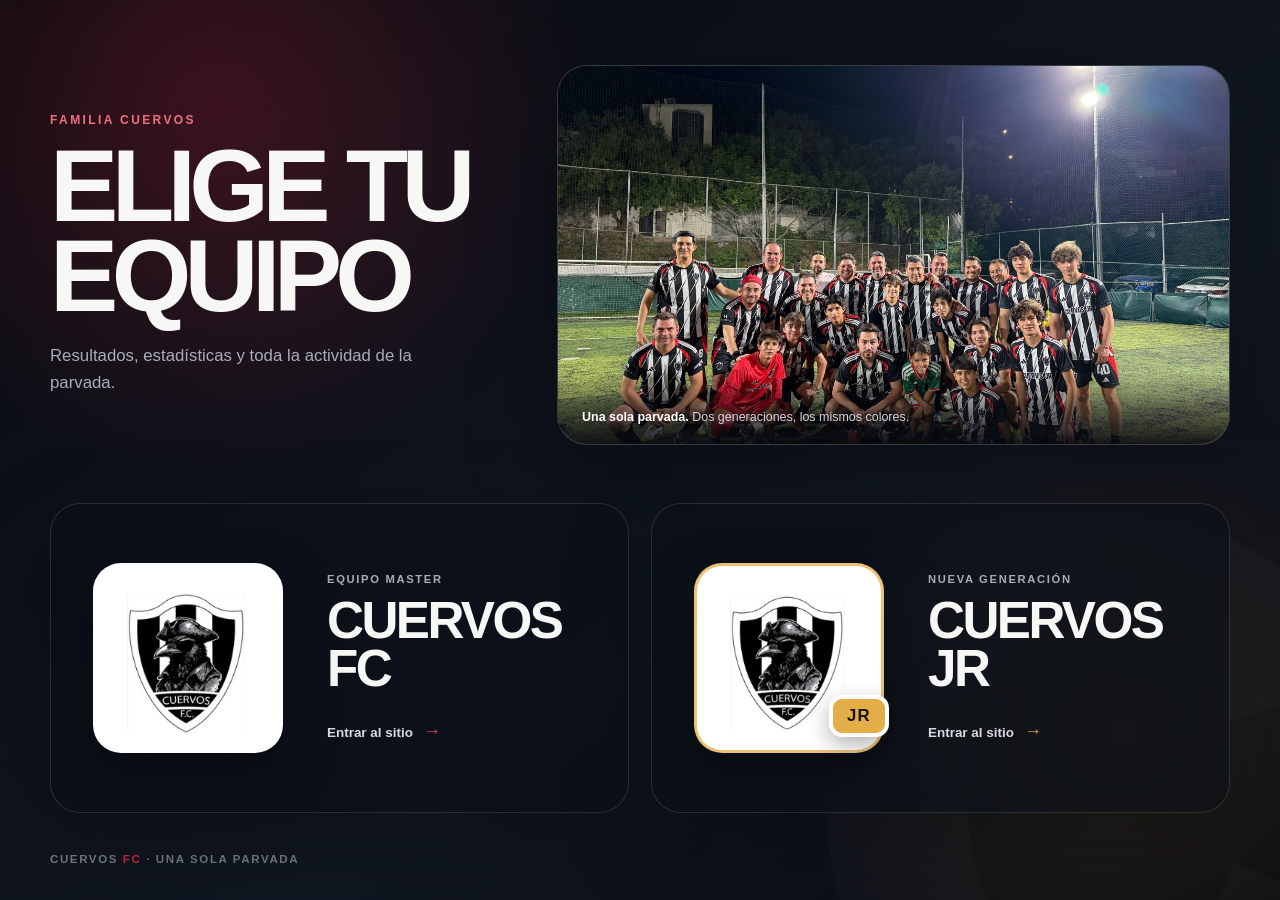
<file: index.html>
<!doctype html>
<html lang="es">
<head>
  <meta charset="utf-8">
  <meta name="viewport" content="width=device-width, initial-scale=1">
  <link rel="icon" type="image/png" href="assets/logo-cuervos.png">
  <meta name="description" content="Portal oficial de los equipos Cuervos.">
  <meta name="theme-color" content="#080a0f">
  <title>Cuervos · Selecciona tu equipo</title>
  <link rel="stylesheet" href="portal.css?v=20260920-1">
</head>
<body class="portal-page">
  <main class="portal-shell">
    <section class="portal-intro" aria-labelledby="portal-title">
      <header class="portal-heading">
        <p class="portal-eyebrow">Familia Cuervos</p>
        <h1 id="portal-title">Elige tu equipo</h1>
        <p>Resultados, estadísticas y toda la actividad de la parvada.</p>
      </header>
      <figure class="portal-photo">
        <img src="assets/equipo-cuervos.jpg" alt="Jugadores de Cuervos FC y Cuervos JR reunidos en la cancha">
        <figcaption><strong>Una sola parvada.</strong> Dos generaciones, los mismos colores.</figcaption>
      </figure>
    </section>

    <section class="team-grid" aria-label="Equipos Cuervos">
      <a class="team-card team-card-fc" href="cuervos-fc.html">
        <span class="team-crest">
          <img src="assets/logo-cuervos.png" alt="Escudo de Cuervos FC">
        </span>
        <span class="team-copy">
          <small>Equipo Master</small>
          <strong>Cuervos FC</strong>
          <span>Entrar al sitio <b aria-hidden="true">→</b></span>
        </span>
      </a>

      <a class="team-card team-card-jr" href="cuervos-jr.html">
        <span class="team-crest team-crest-jr">
          <img src="assets/logo-cuervos.png" alt="Escudo de Cuervos JR">
          <b>JR</b>
        </span>
        <span class="team-copy">
          <small>Nueva generación</small>
          <strong>Cuervos JR</strong>
          <span>Entrar al sitio <b aria-hidden="true">→</b></span>
        </span>
      </a>
    </section>

    <footer class="portal-footer">CUERVOS <span>FC</span> · Una sola parvada</footer>
  </main>
</body>
</html>
</file>
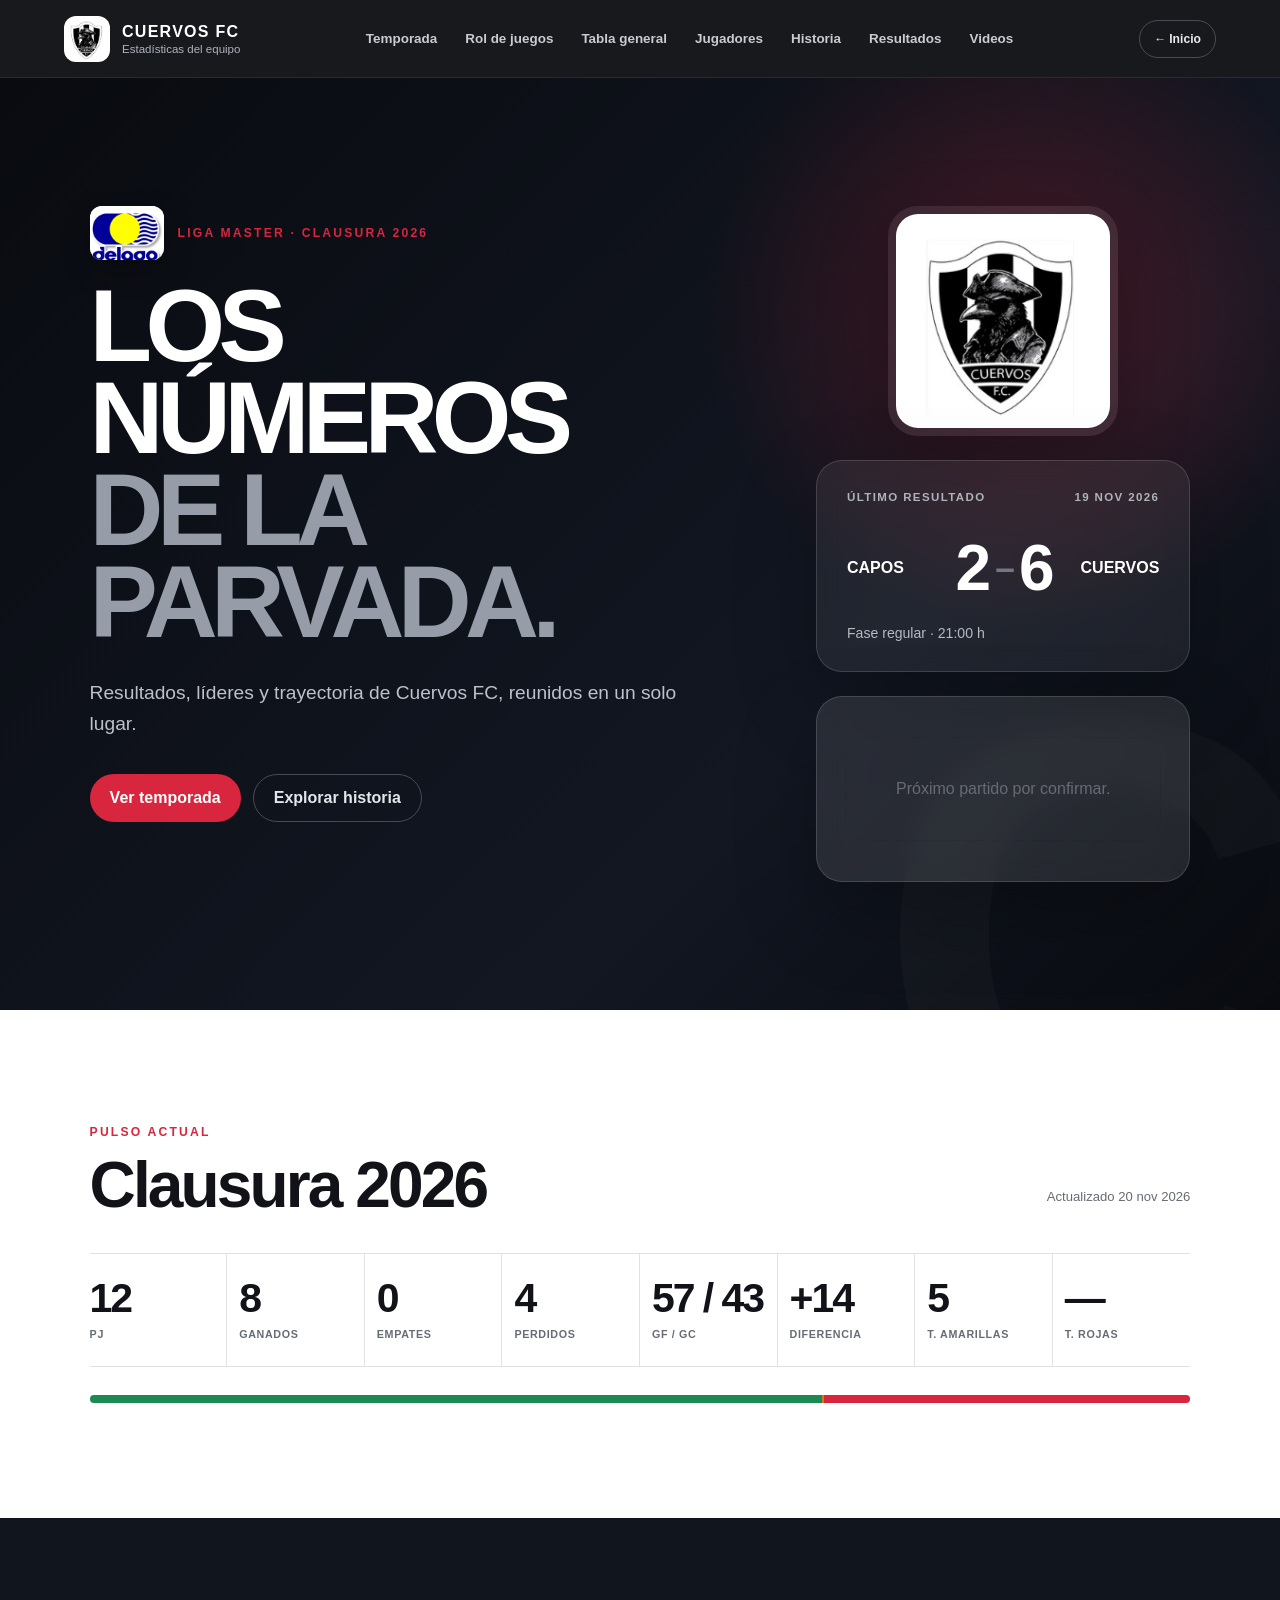
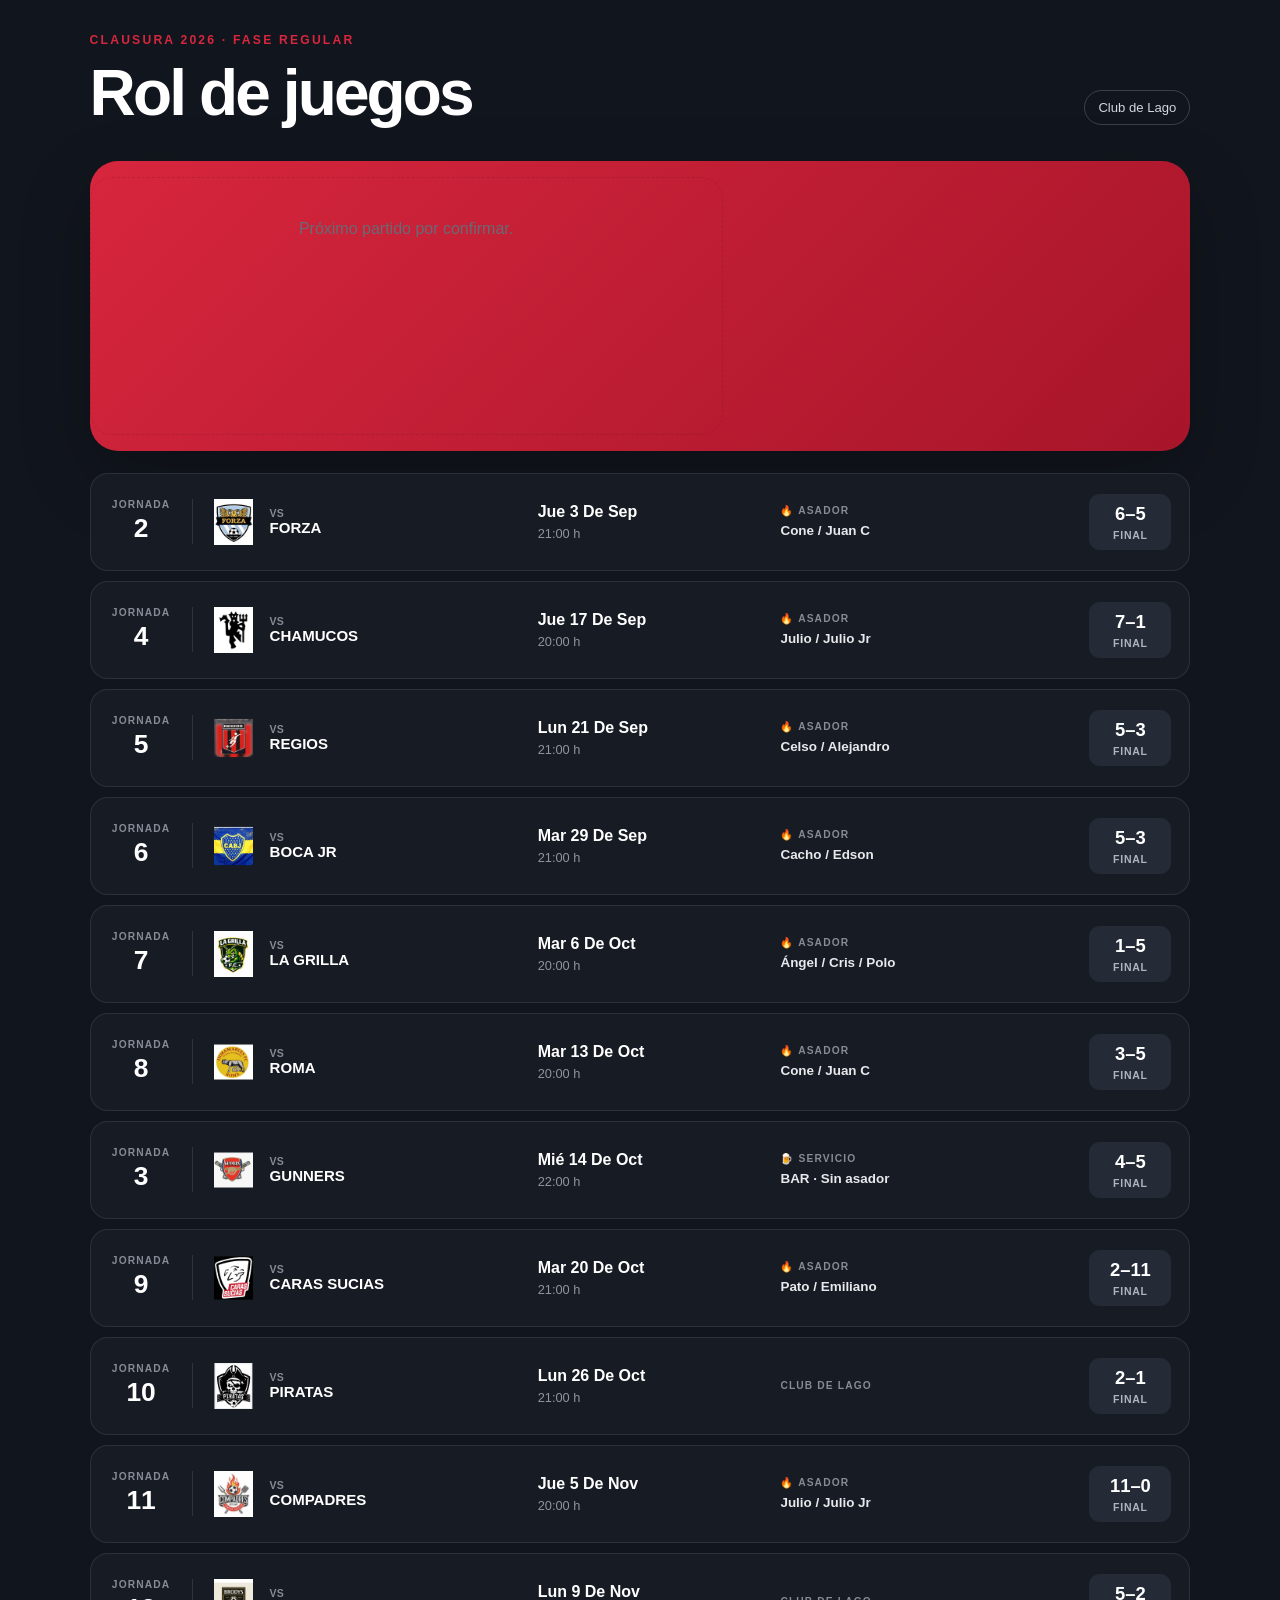
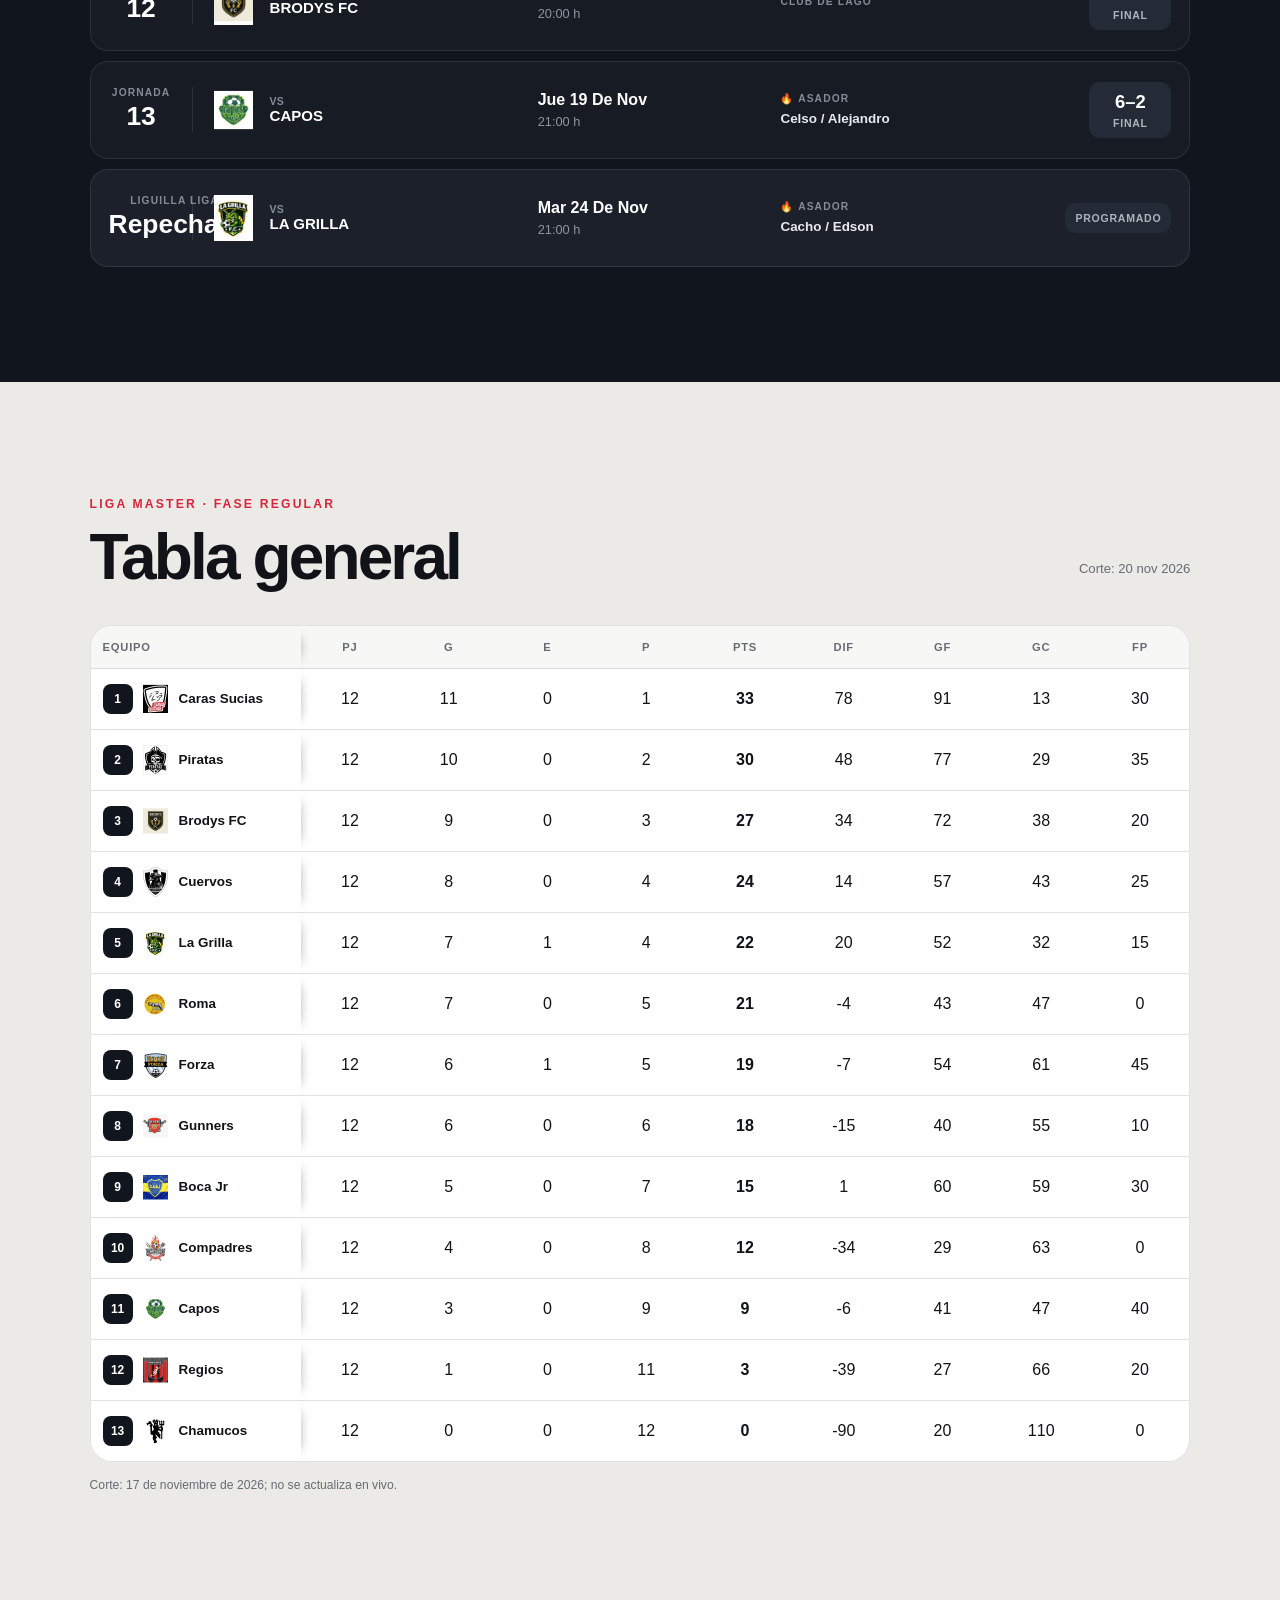
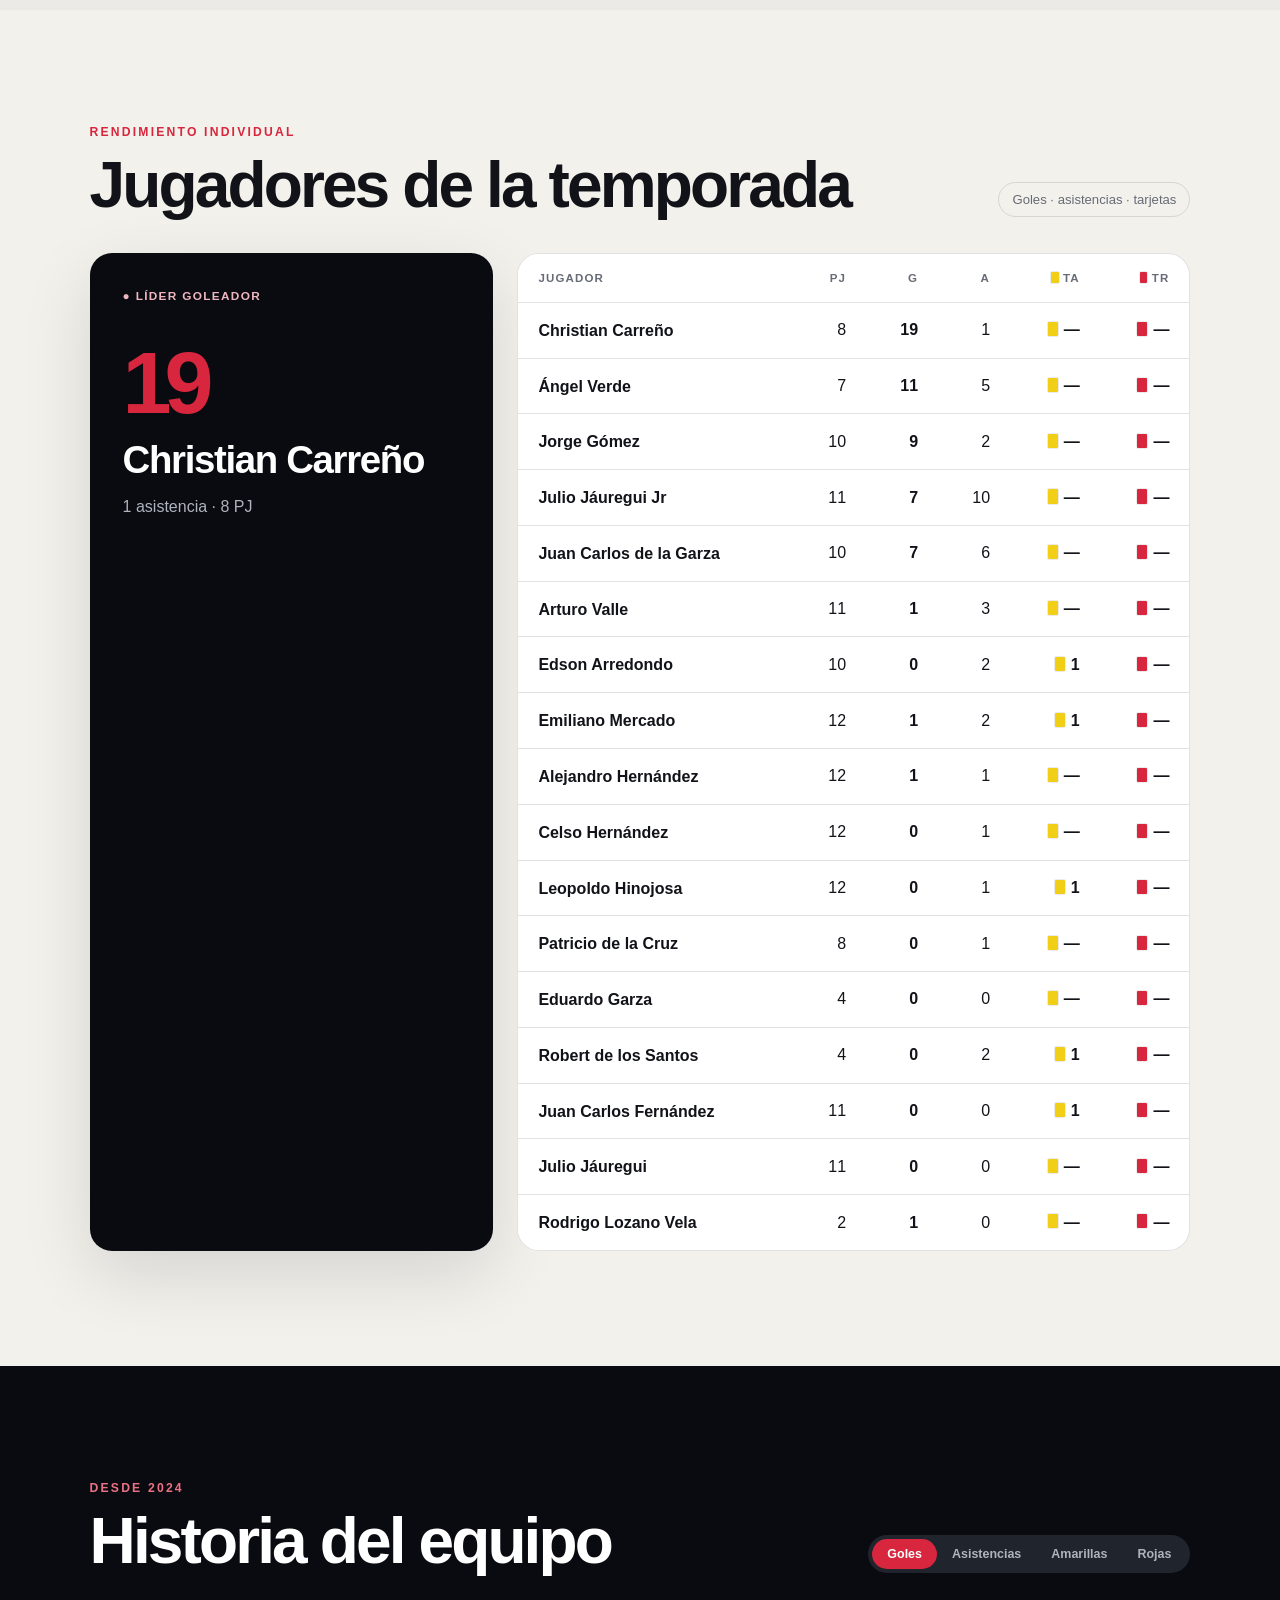
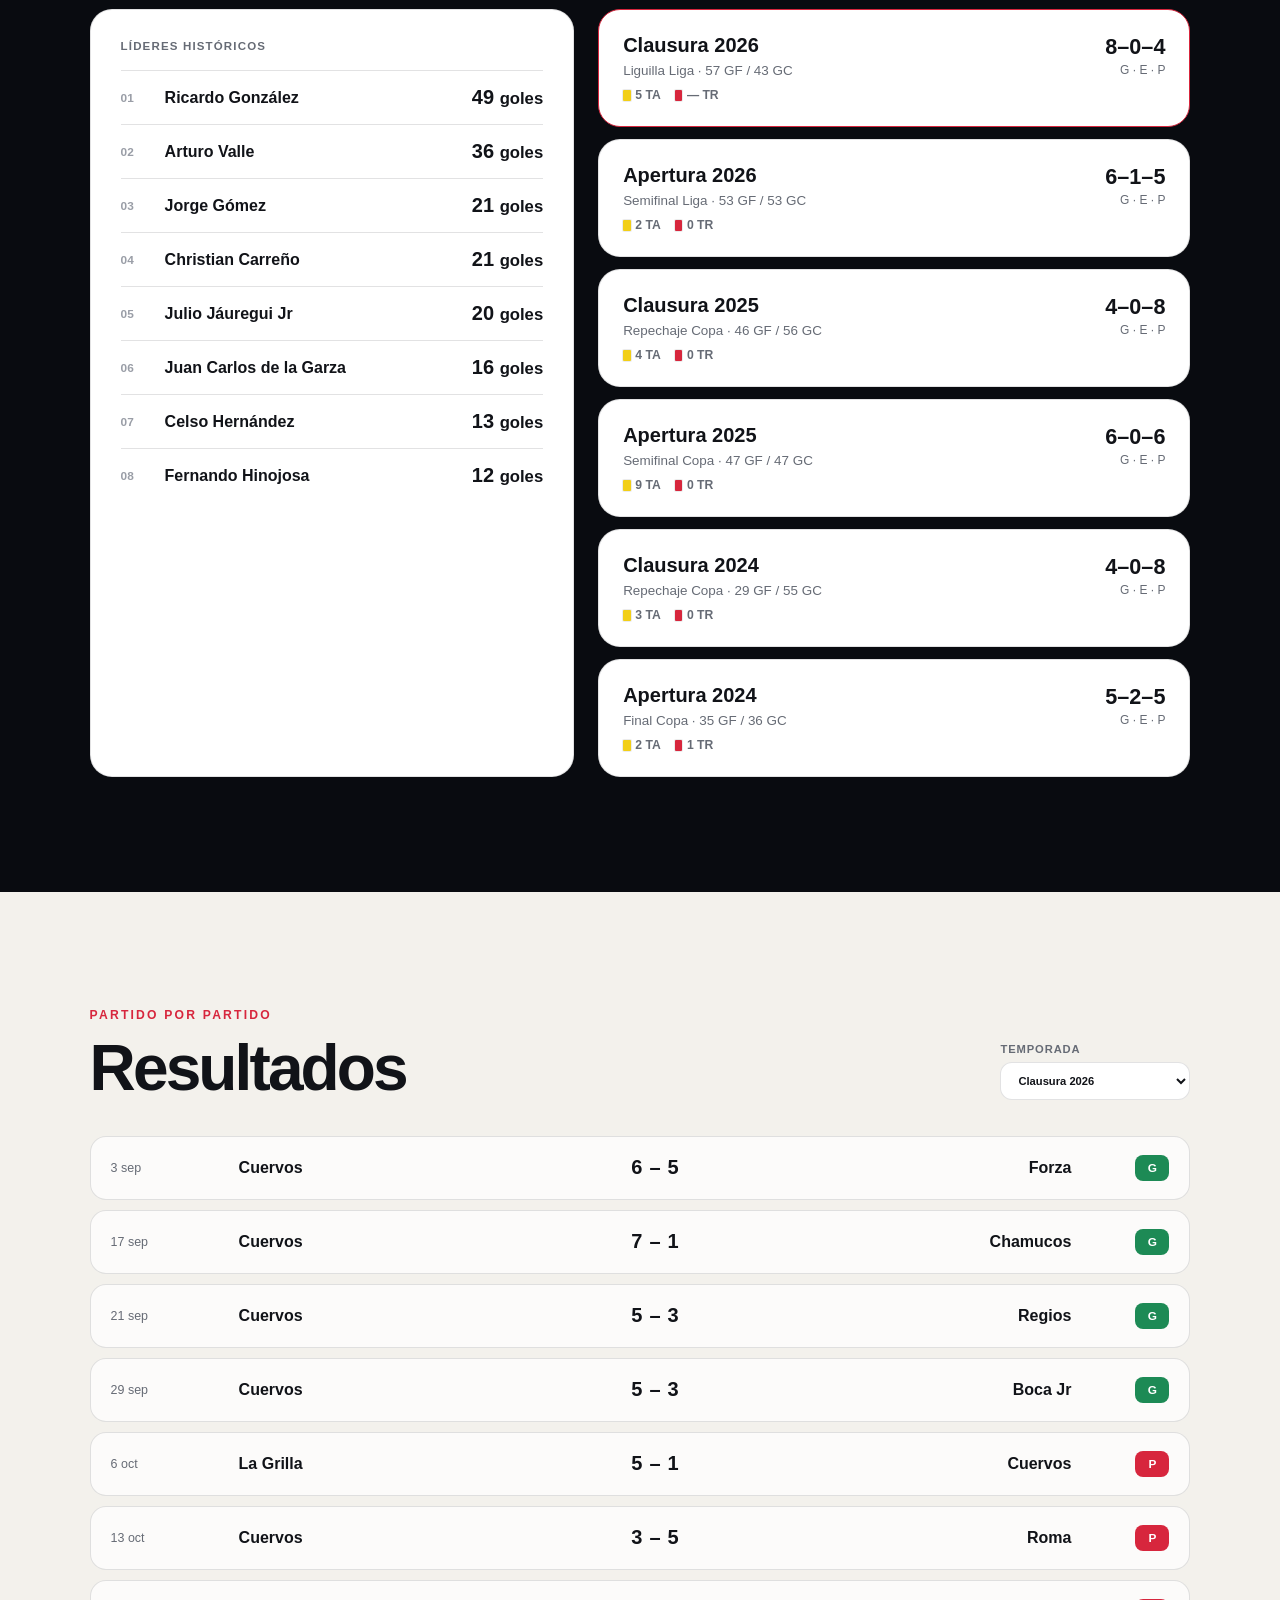
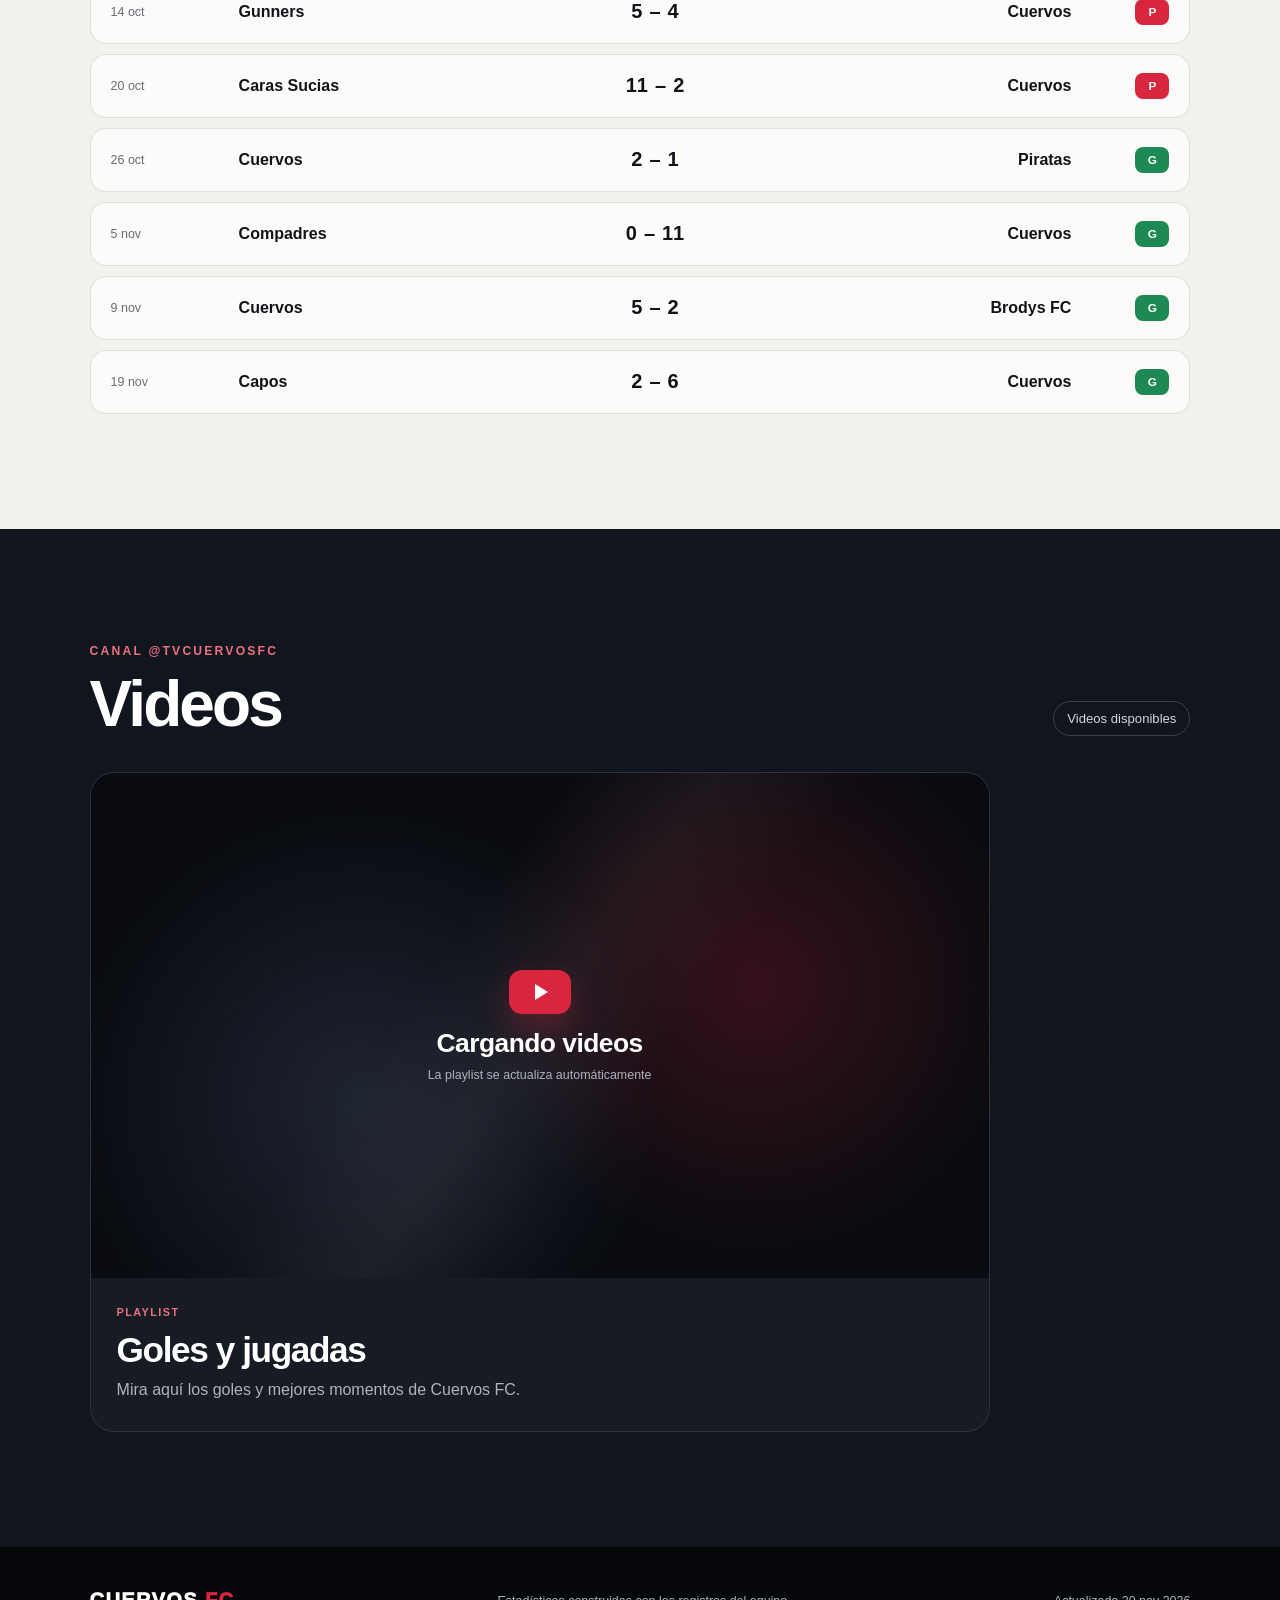
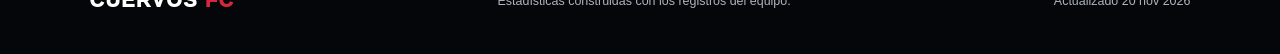
<file: cuervos-fc.html>
<!doctype html>
<html lang="es">
<head>
  <meta charset="utf-8">
  <meta name="viewport" content="width=device-width, initial-scale=1">
  <link rel="icon" type="image/png" href="assets/logo-cuervos.png">
  <meta name="description" content="Resultados y estadísticas históricas de Cuervos FC.">
  <meta name="theme-color" content="#090b10">
  <title>Cuervos FC · Estadísticas</title>
  <link rel="stylesheet" href="styles.css?v=20261007-1">
</head>
<body>
  <header class="site-header">
    <a class="brand" href="#inicio" aria-label="Cuervos FC, ir al inicio">
      <span class="crest" aria-hidden="true"><img src="assets/logo-cuervos.png" alt=""></span>
      <span><strong>Cuervos FC</strong><small>Estadísticas del equipo</small></span>
    </a>
    <nav id="site-nav" class="site-nav" aria-label="Navegación principal">
      <a href="#temporada">Temporada</a>
      <a href="#rol-juegos">Rol de juegos</a>
      <a href="#tabla-general">Tabla general</a>
      <a href="#jugadores">Jugadores</a>
      <a href="#historia">Historia</a>
      <a href="#resultados">Resultados</a>
      <a href="#videos">Videos</a>
    </nav>
    <div class="header-actions">
      <a class="back-home" href="index.html" aria-label="Regresar a la selección de equipos">← Inicio</a>
      <button class="nav-toggle" type="button" aria-expanded="false" aria-controls="site-nav">Menú</button>
    </div>
  </header>

  <main id="inicio">
    <section class="hero" aria-labelledby="hero-title">
      <div class="hero-copy">
        <div class="league-lockup">
          <span class="league-logo"><img src="assets/logo-liga-delago.png" alt="Logo de la liga Delago"></span>
          <p class="eyebrow">Liga Master · <span id="current-season-label">Temporada actual</span></p>
        </div>
        <h1 id="hero-title">Los números<br><em>de la parvada.</em></h1>
        <p class="hero-intro">Resultados, líderes y trayectoria de Cuervos FC, reunidos en un solo lugar.</p>
        <div class="hero-actions">
          <a class="button button-primary" href="#temporada">Ver temporada</a>
          <a class="button button-ghost" href="#historia">Explorar historia</a>
        </div>
      </div>
      <div class="hero-side">
        <img class="hero-crest" src="assets/logo-cuervos.png" alt="Escudo oficial de Cuervos FC">
        <div class="latest-card" id="latest-match" aria-live="polite">
          <span class="skeleton">Cargando último resultado…</span>
        </div>
        <div class="next-card" id="next-match" aria-live="polite">
          <span class="skeleton">Cargando próximo partido…</span>
        </div>
      </div>
    </section>

    <section id="temporada" class="section section-current" aria-labelledby="season-title">
      <div class="section-heading">
        <div>
          <p class="eyebrow">Pulso actual</p>
          <h2 id="season-title">Clausura 2026</h2>
        </div>
        <p class="updated" id="updated-at"></p>
      </div>
      <div class="metric-grid" id="season-metrics"></div>
      <div class="record-bar" id="record-bar" aria-label="Distribución de resultados"></div>
    </section>

    <section id="rol-juegos" class="section section-schedule" aria-labelledby="schedule-title">
      <div class="section-heading schedule-heading">
        <div>
          <p class="eyebrow">Clausura 2026 · fase regular</p>
          <h2 id="schedule-title">Rol de juegos</h2>
        </div>
        <span class="section-tag">Club de Lago</span>
      </div>
      <div id="schedule-feature" class="schedule-feature" aria-live="polite"></div>
      <div class="schedule-list" id="schedule-list"></div>
    </section>

    <section id="tabla-general" class="section section-standings" aria-labelledby="standings-title">
      <div class="section-heading">
        <div>
          <p class="eyebrow">Liga Master · fase regular</p>
          <h2 id="standings-title">Tabla general</h2>
        </div>
        <p class="updated" id="standings-updated"></p>
      </div>
      <div class="standings-card">
        <div class="standings-scroll" role="region" aria-label="Tabla general del Clausura 2026; desliza para ver todas las estadísticas" tabindex="0">
          <table class="standings-table">
            <caption>Clasificación de Liga Master Clausura 2026</caption>
            <thead>
              <tr>
                <th scope="col">Equipo</th><th scope="col" title="Partidos jugados">PJ</th>
                <th scope="col" title="Ganados">G</th><th scope="col" title="Empatados">E</th>
                <th scope="col" title="Perdidos">P</th><th scope="col" title="Puntos">Pts</th>
                <th scope="col" title="Diferencia de goles">Dif</th><th scope="col" title="Goles a favor">GF</th>
                <th scope="col" title="Goles en contra">GC</th><th scope="col" title="FP, según la tabla de la liga">FP</th>
              </tr>
            </thead>
            <tbody id="standings-rows"></tbody>
          </table>
        </div>
      </div>
      <p class="standings-note">Corte: 17 de noviembre de 2026; no se actualiza en vivo. <span class="standings-swipe">Desliza la tabla para ver todas las columnas.</span></p>
    </section>

    <section id="jugadores" class="section" aria-labelledby="players-title">
      <div class="section-heading">
        <div>
          <p class="eyebrow">Rendimiento individual</p>
          <h2 id="players-title">Jugadores de la temporada</h2>
        </div>
        <span class="section-tag">Goles · asistencias · tarjetas</span>
      </div>
      <div class="leaders-layout">
        <article class="leader-feature" id="top-scorer"></article>
        <div class="table-card">
          <div class="table-scroll">
            <table>
              <thead>
                <tr>
                  <th>Jugador</th><th>PJ</th><th>G</th><th>A</th>
                  <th aria-label="Tarjetas amarillas"><span class="card-icon card-yellow" aria-hidden="true"></span>TA</th>
                  <th aria-label="Tarjetas rojas"><span class="card-icon card-red" aria-hidden="true"></span>TR</th>
                </tr>
              </thead>
              <tbody id="current-player-rows"></tbody>
            </table>
          </div>
        </div>
      </div>
    </section>

    <section id="historia" class="section section-dark" aria-labelledby="history-title">
      <div class="section-heading">
        <div>
          <p class="eyebrow">Desde 2024</p>
          <h2 id="history-title">Historia del equipo</h2>
        </div>
        <div class="segmented" role="group" aria-label="Ordenar líderes históricos">
          <button class="segment active" type="button" data-ranking="goals">Goles</button>
          <button class="segment" type="button" data-ranking="assists">Asistencias</button>
          <button class="segment" type="button" data-ranking="yellowCards">Amarillas</button>
          <button class="segment" type="button" data-ranking="redCards">Rojas</button>
        </div>
      </div>
      <div class="history-layout">
        <div class="ranking-card">
          <p class="card-kicker">Líderes históricos</p>
          <ol class="ranking-list" id="all-time-ranking"></ol>
        </div>
        <div class="season-history" id="season-history"></div>
      </div>
    </section>

    <section id="resultados" class="section" aria-labelledby="results-title">
      <div class="section-heading">
        <div>
          <p class="eyebrow">Partido por partido</p>
          <h2 id="results-title">Resultados</h2>
        </div>
        <label class="select-wrap">
          <span>Temporada</span>
          <select id="season-filter" aria-label="Filtrar resultados por temporada"></select>
        </label>
      </div>
      <div class="results-list" id="results-list"></div>
    </section>

    <section id="videos" class="section section-videos" aria-labelledby="videos-title">
      <div class="section-heading">
        <div>
          <p class="eyebrow">Canal @TvCuervosFC</p>
          <h2 id="videos-title">Videos</h2>
        </div>
        <span class="section-tag">Videos disponibles</span>
      </div>
      <div class="playlist-showcase playlist-showcase-single">
        <article class="playlist-panel">
          <div class="playlist-player playlist-empty" data-playlist="PLBeEicVfh2jo" aria-label="Playlist Goles y jugadas">
            <div class="playlist-placeholder"><span class="playlist-play" aria-hidden="true"></span><strong>Cargando videos</strong><small>La playlist se actualiza automáticamente</small></div>
            <div class="playlist-embed" aria-hidden="true"></div>
          </div>
          <div class="playlist-copy"><span>Playlist</span><h3>Goles y jugadas</h3><p>Mira aquí los goles y mejores momentos de Cuervos FC.</p></div>
        </article>
      </div>
    </section>
  </main>

  <footer>
    <div class="footer-brand">CUERVOS <span>FC</span></div>
    <p>Estadísticas construidas con los registros del equipo.</p>
    <p id="footer-update"></p>
  </footer>

  <script src="youtube-playlists.js?v=20260924-1" defer></script>
  <script src="app.js?v=20261007-1" defer></script>
</body>
</html>
</file>
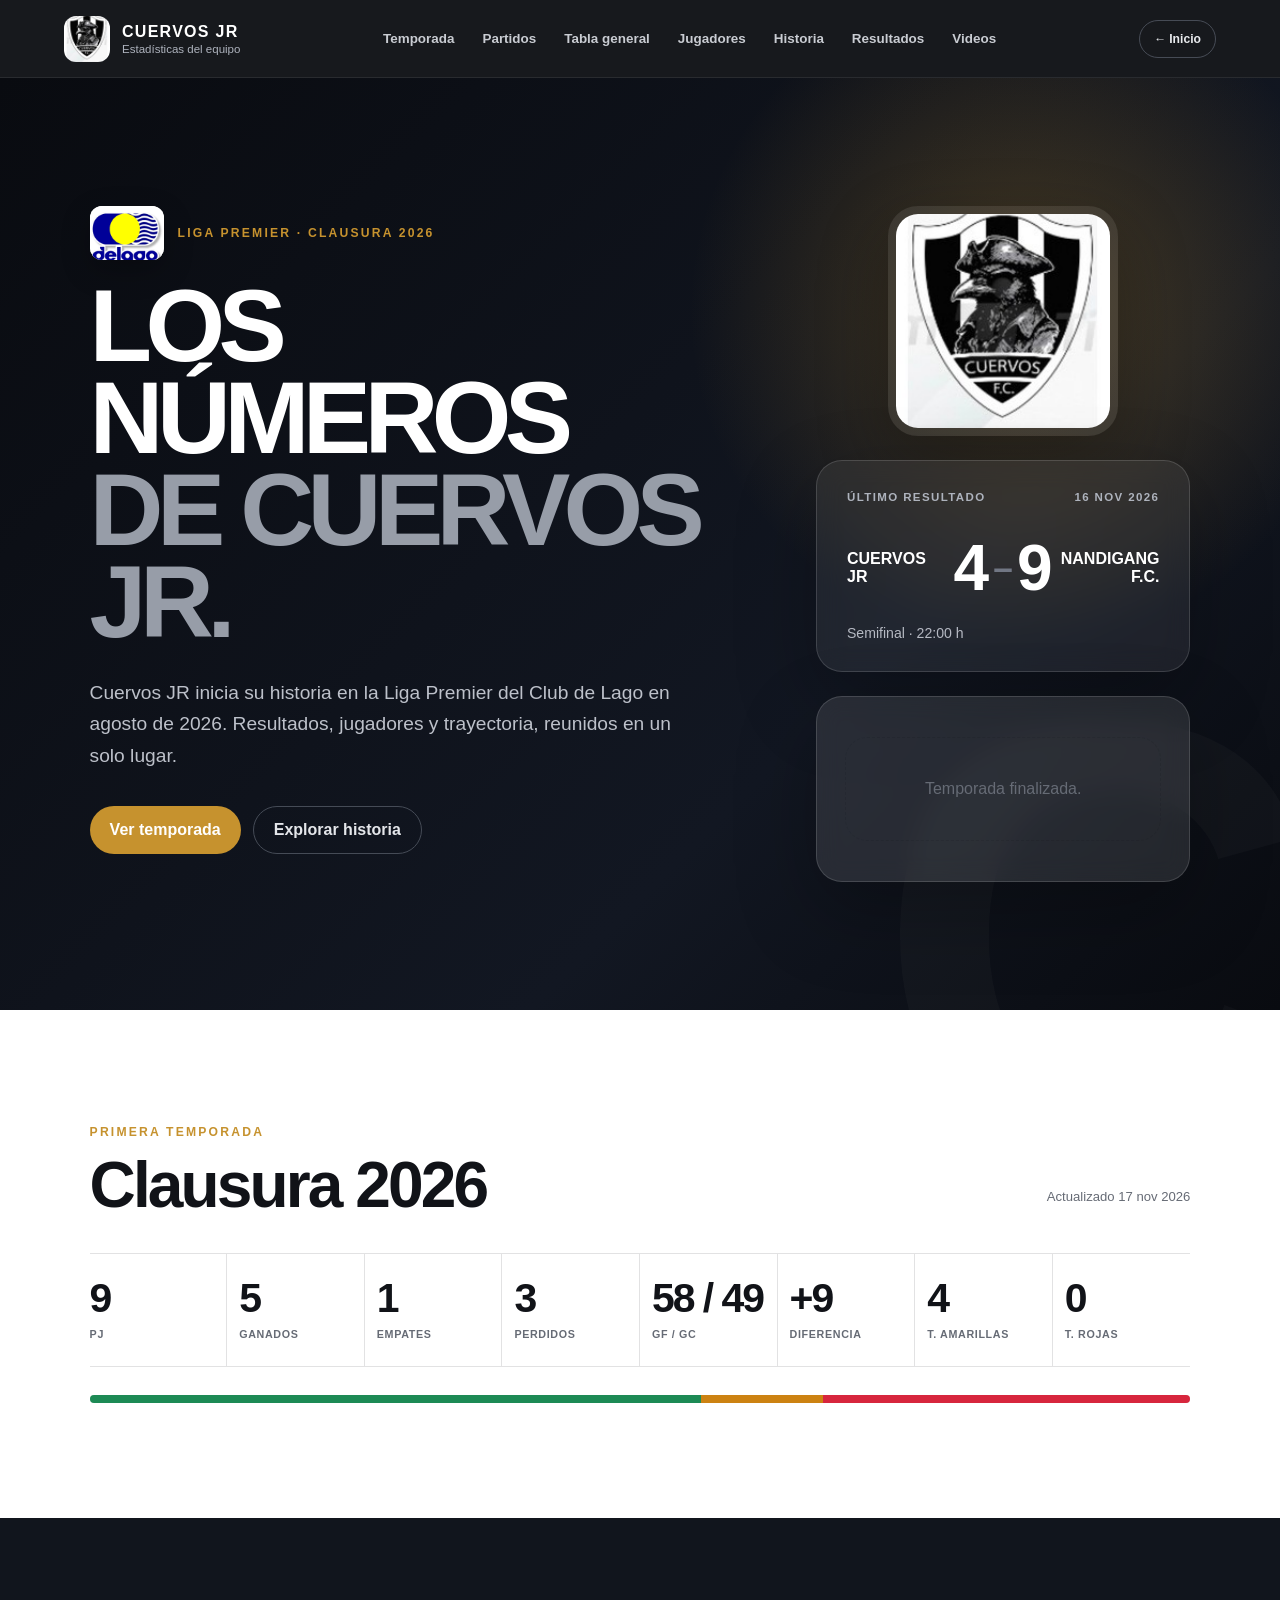
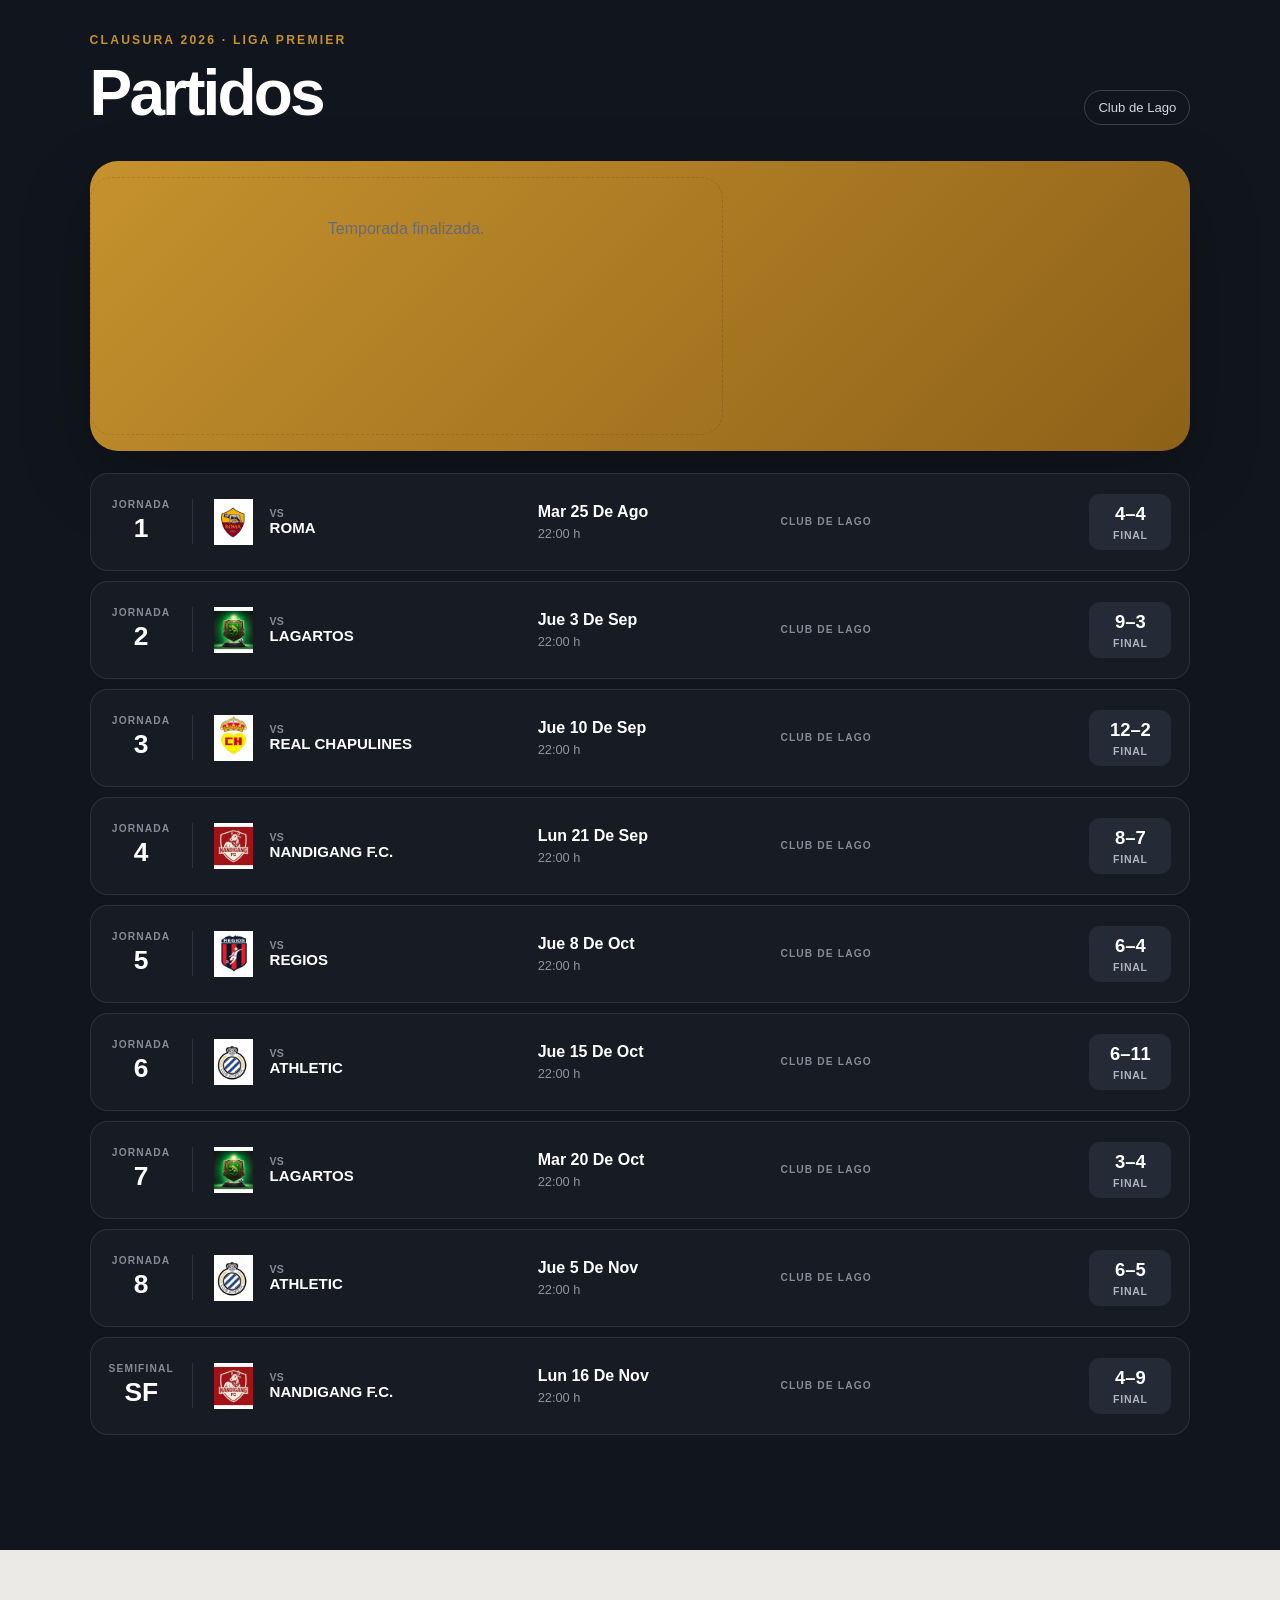
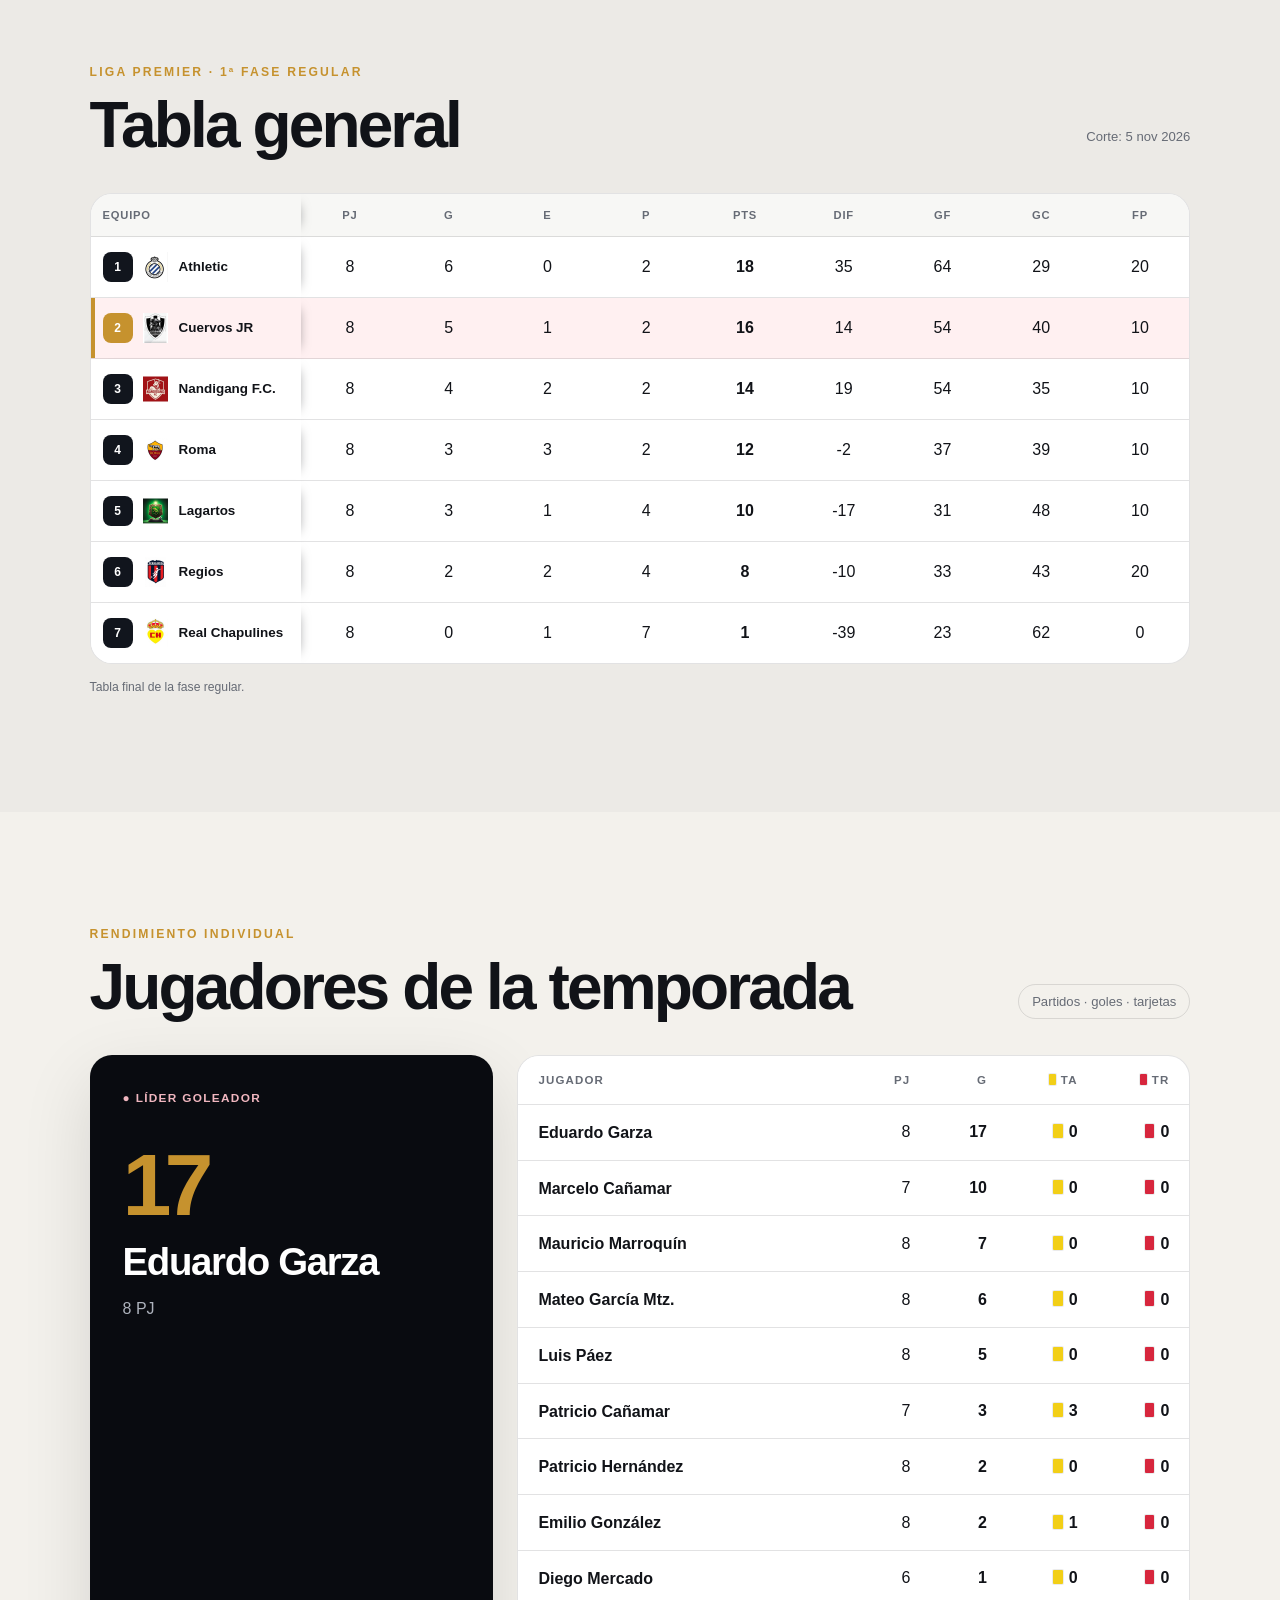
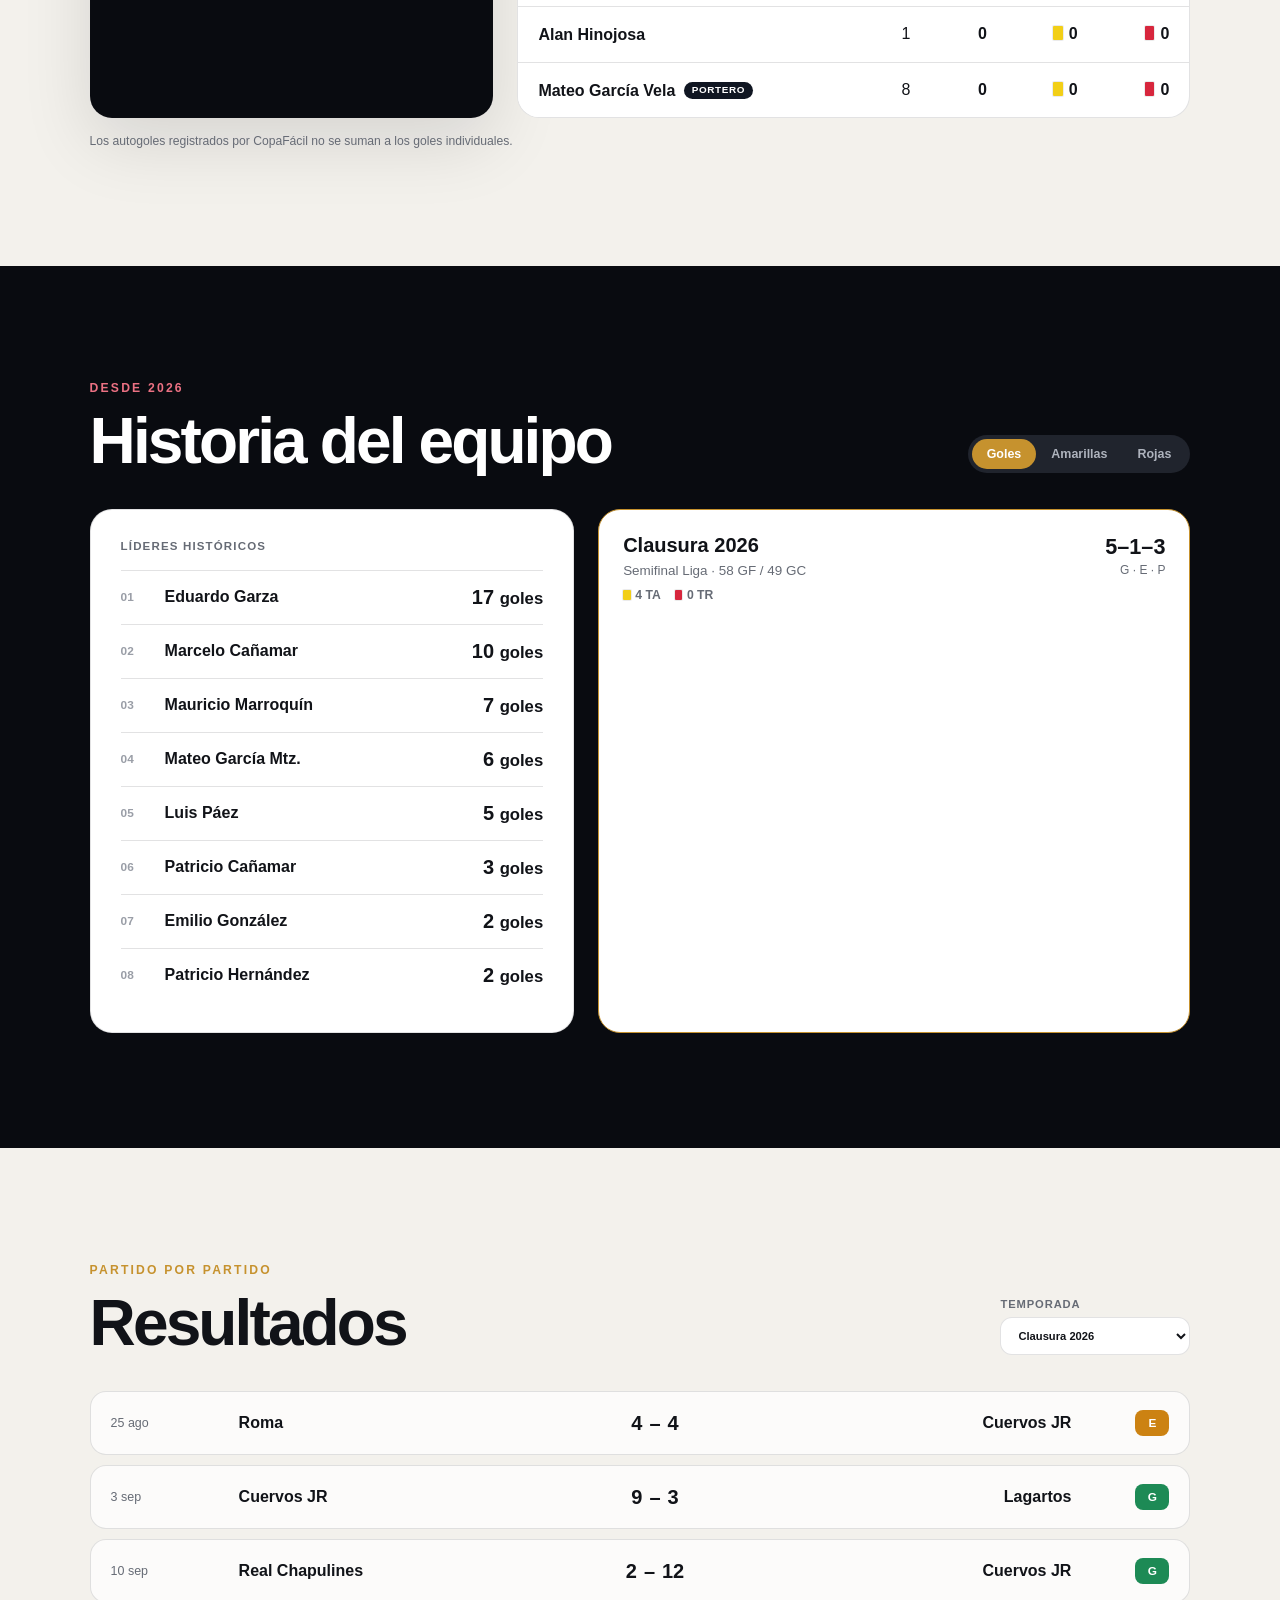
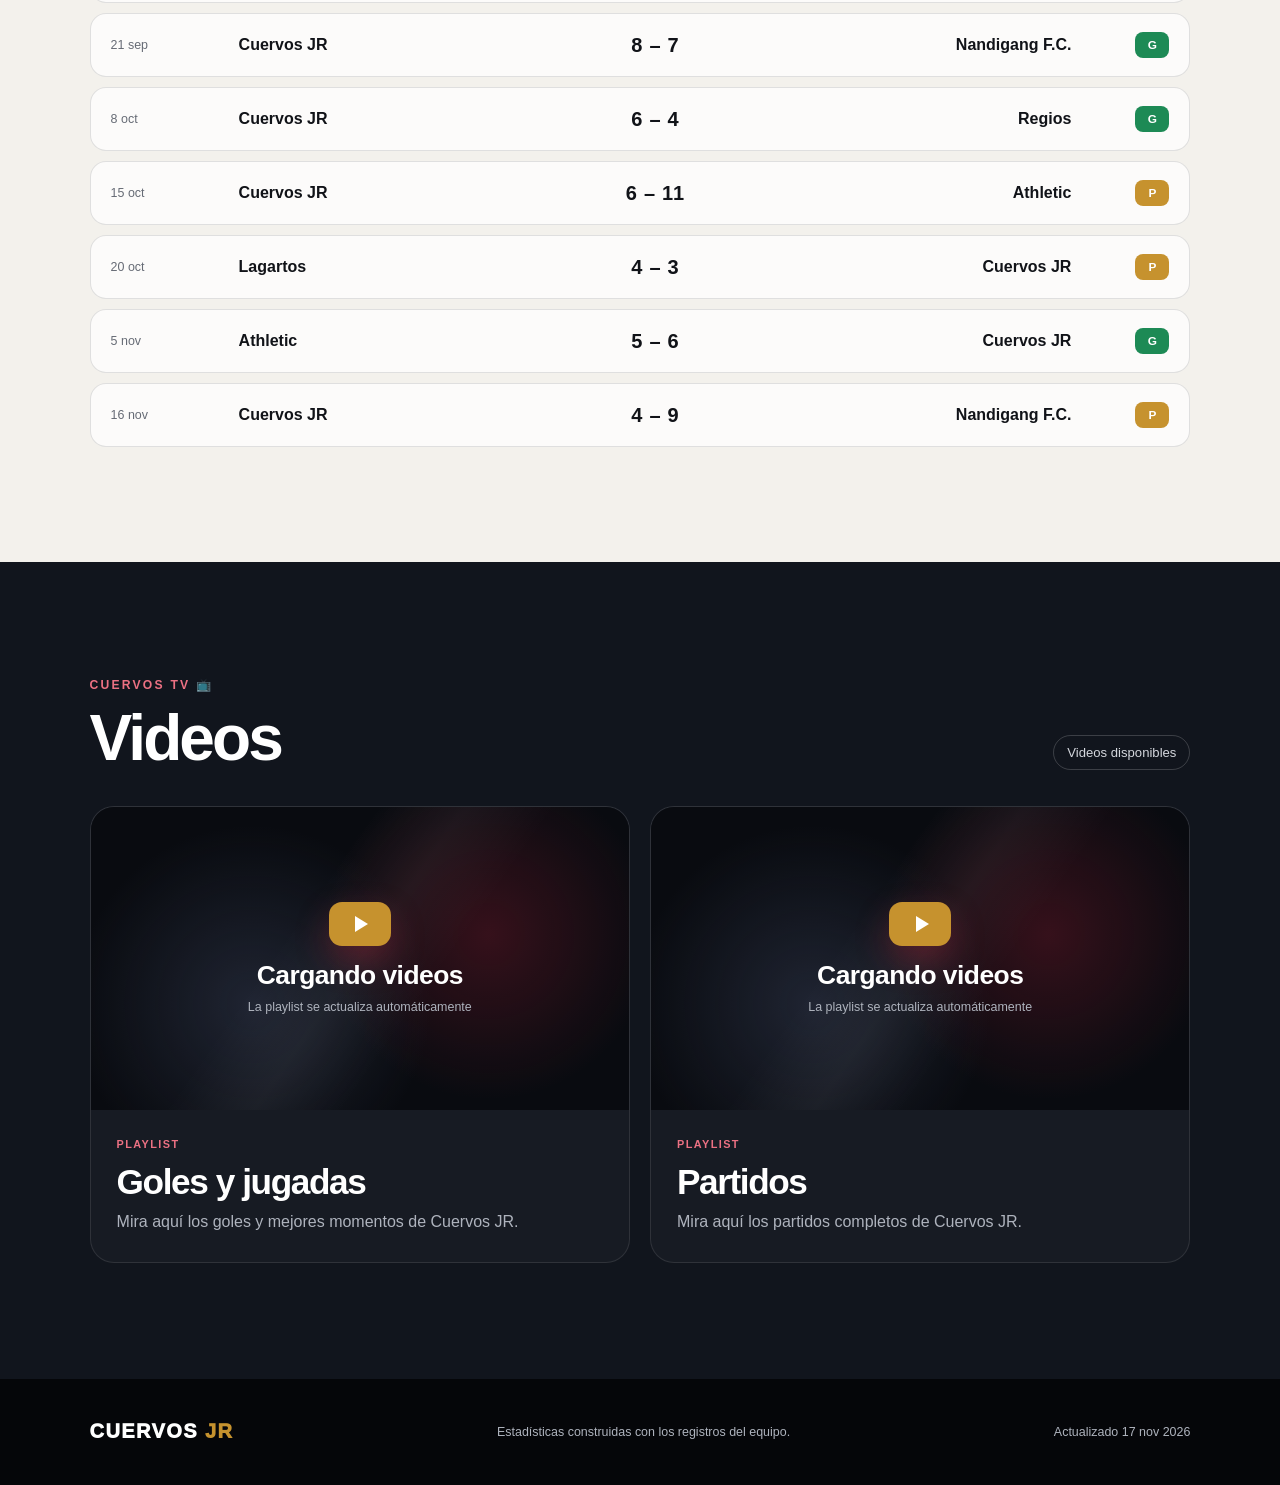
<file: cuervos-jr.html>
<!doctype html>
<html lang="es">
<head>
  <meta charset="utf-8">
  <meta name="viewport" content="width=device-width, initial-scale=1">
  <link rel="icon" type="image/jpeg" href="assets/team-logos-jr/cuervos-jr.jpg">
  <meta name="description" content="Resultados, estadísticas e historia de Cuervos JR en la Liga Premier del Club de Lago.">
  <meta name="theme-color" content="#090b10">
  <title>Cuervos JR · Estadísticas</title>
  <link rel="stylesheet" href="styles.css?v=20261117-1">
</head>
<body class="jr-master-page" data-stats-url="data/stats-jr.json">
  <header class="site-header">
    <a class="brand" href="#inicio" aria-label="Cuervos JR, ir al inicio">
      <span class="crest" aria-hidden="true"><img src="assets/team-logos-jr/cuervos-jr.jpg" alt=""></span>
      <span><strong>Cuervos JR</strong><small>Estadísticas del equipo</small></span>
    </a>
    <nav id="site-nav" class="site-nav" aria-label="Navegación principal">
      <a href="#temporada">Temporada</a><a href="#rol-juegos">Partidos</a><a href="#tabla-general">Tabla general</a>
      <a href="#jugadores">Jugadores</a><a href="#historia">Historia</a><a href="#resultados">Resultados</a><a href="#videos">Videos</a>
    </nav>
    <div class="header-actions">
      <a class="back-home" href="index.html" aria-label="Regresar a la selección de equipos">← Inicio</a>
      <button class="nav-toggle" type="button" aria-expanded="false" aria-controls="site-nav">Menú</button>
    </div>
  </header>

  <main id="inicio">
    <section class="hero" aria-labelledby="hero-title">
      <div class="hero-copy">
        <div class="league-lockup">
          <span class="league-logo"><img src="assets/logo-liga-delago.png" alt="Logo de la liga Delago"></span>
          <p class="eyebrow">Liga Premier · <span id="current-season-label">Temporada actual</span></p>
        </div>
        <h1 id="hero-title">Los números<br><em>de Cuervos JR.</em></h1>
        <p class="hero-intro">Cuervos JR inicia su historia en la Liga Premier del Club de Lago en agosto de 2026. Resultados, jugadores y trayectoria, reunidos en un solo lugar.</p>
        <div class="hero-actions"><a class="button button-primary" href="#temporada">Ver temporada</a><a class="button button-ghost" href="#historia">Explorar historia</a></div>
      </div>
      <div class="hero-side">
        <img class="hero-crest" src="assets/team-logos-jr/cuervos-jr.jpg" alt="Escudo oficial de Cuervos JR">
        <div class="latest-card" id="latest-match" aria-live="polite"><span class="skeleton">Cargando último resultado…</span></div>
        <div class="next-card" id="next-match" aria-live="polite"><span class="skeleton">Cargando estado de la temporada…</span></div>
      </div>
    </section>

    <section id="temporada" class="section section-current" aria-labelledby="season-title">
      <div class="section-heading"><div><p class="eyebrow">Primera temporada</p><h2 id="season-title">Clausura 2026</h2></div><p class="updated" id="updated-at"></p></div>
      <div class="metric-grid" id="season-metrics"></div><div class="record-bar" id="record-bar" aria-label="Distribución de resultados"></div>
    </section>

    <section id="rol-juegos" class="section section-schedule" aria-labelledby="schedule-title">
      <div class="section-heading schedule-heading"><div><p class="eyebrow">Clausura 2026 · Liga Premier</p><h2 id="schedule-title">Partidos</h2></div><span class="section-tag">Club de Lago</span></div>
      <div id="schedule-feature" class="schedule-feature" aria-live="polite"></div><div class="schedule-list" id="schedule-list"></div>
    </section>

    <section id="tabla-general" class="section section-standings" aria-labelledby="standings-title">
      <div class="section-heading"><div><p class="eyebrow">Liga Premier · 1ª fase regular</p><h2 id="standings-title">Tabla general</h2></div><p class="updated" id="standings-updated"></p></div>
      <div class="standings-card"><div class="standings-scroll" role="region" aria-label="Tabla general de la Liga Premier Clausura 2026" tabindex="0">
        <table class="standings-table"><caption>Clasificación de Liga Premier Clausura 2026</caption><thead><tr>
          <th scope="col">Equipo</th><th scope="col" title="Partidos jugados">PJ</th><th scope="col" title="Ganados">G</th><th scope="col" title="Empatados">E</th>
          <th scope="col" title="Perdidos">P</th><th scope="col" title="Puntos">Pts</th><th scope="col" title="Diferencia de goles">Dif</th><th scope="col" title="Goles a favor">GF</th>
          <th scope="col" title="Goles en contra">GC</th><th scope="col" title="FP">FP</th>
        </tr></thead><tbody id="standings-rows"></tbody></table>
      </div></div>
      <p class="standings-note">Tabla final de la fase regular. <span class="standings-swipe">Desliza la tabla para ver todas las columnas.</span></p>
    </section>

    <section id="jugadores" class="section" aria-labelledby="players-title">
      <div class="section-heading"><div><p class="eyebrow">Rendimiento individual</p><h2 id="players-title">Jugadores de la temporada</h2></div><span class="section-tag">Partidos · goles · tarjetas</span></div>
      <div class="leaders-layout">
        <article class="leader-feature" id="top-scorer"></article>
        <div class="table-card"><div class="table-scroll"><table><thead><tr>
          <th>Jugador</th><th>PJ</th><th>G</th><th aria-label="Tarjetas amarillas"><span class="card-icon card-yellow" aria-hidden="true"></span>TA</th>
          <th aria-label="Tarjetas rojas"><span class="card-icon card-red" aria-hidden="true"></span>TR</th>
        </tr></thead><tbody id="current-player-rows"></tbody></table></div></div>
      </div>
      <p class="standings-note">Los autogoles registrados por CopaFácil no se suman a los goles individuales.</p>
    </section>

    <section id="historia" class="section section-dark" aria-labelledby="history-title">
      <div class="section-heading">
        <div><p class="eyebrow">Desde 2026</p><h2 id="history-title">Historia del equipo</h2></div>
        <div class="segmented" role="group" aria-label="Ordenar líderes históricos">
          <button class="segment active" type="button" data-ranking="goals">Goles</button><button class="segment" type="button" data-ranking="yellowCards">Amarillas</button><button class="segment" type="button" data-ranking="redCards">Rojas</button>
        </div>
      </div>
      <div class="history-layout"><div class="ranking-card"><p class="card-kicker">Líderes históricos</p><ol class="ranking-list" id="all-time-ranking"></ol></div><div class="season-history" id="season-history"></div></div>
    </section>

    <section id="resultados" class="section" aria-labelledby="results-title">
      <div class="section-heading"><div><p class="eyebrow">Partido por partido</p><h2 id="results-title">Resultados</h2></div><label class="select-wrap"><span>Temporada</span><select id="season-filter" aria-label="Filtrar resultados por temporada"></select></label></div>
      <div class="results-list" id="results-list"></div>
    </section>

    <section id="videos" class="section section-videos" aria-labelledby="videos-title">
      <div class="section-heading"><div><p class="eyebrow">Cuervos TV 📺</p><h2 id="videos-title">Videos</h2></div><span class="section-tag">Videos disponibles</span></div>
      <div class="playlist-showcase">
        <article class="playlist-panel"><div class="playlist-player playlist-empty" data-playlist="PLZXHc3cxe6iY" aria-label="Playlist Goles y jugadas"><div class="playlist-placeholder"><span class="playlist-play" aria-hidden="true"></span><strong>Cargando videos</strong><small>La playlist se actualiza automáticamente</small></div><div class="playlist-embed" aria-hidden="true"></div></div><div class="playlist-copy"><span>Playlist</span><h3>Goles y jugadas</h3><p>Mira aquí los goles y mejores momentos de Cuervos JR.</p></div></article>
        <article class="playlist-panel"><div class="playlist-player playlist-empty" data-playlist="PLeJYbha473_k" aria-label="Playlist Partidos"><div class="playlist-placeholder"><span class="playlist-play" aria-hidden="true"></span><strong>Cargando videos</strong><small>La playlist se actualiza automáticamente</small></div><div class="playlist-embed" aria-hidden="true"></div></div><div class="playlist-copy"><span>Playlist</span><h3>Partidos</h3><p>Mira aquí los partidos completos de Cuervos JR.</p></div></article>
      </div>
    </section>
  </main>

  <footer><div class="footer-brand">CUERVOS <span>JR</span></div><p>Estadísticas construidas con los registros del equipo.</p><p id="footer-update"></p></footer>
  <script src="youtube-playlists.js?v=20260924-1" defer></script><script src="app.js?v=20261117-1" defer></script>
</body>
</html>
</file>
<file: portal.css>
:root {
  --ink: #f7f7f6;
  --muted: #a8adb7;
  --red: #d7263d;
  --red-bright: #f03952;
  --gold: #e3ad47;
}

* { box-sizing: border-box; }
html { min-height: 100%; }
body {
  min-height: 100vh;
  margin: 0;
  color: var(--ink);
  background:
    radial-gradient(circle at 17% 12%, rgba(215, 38, 61, .24), transparent 28%),
    radial-gradient(circle at 88% 82%, rgba(227, 173, 71, .12), transparent 25%),
    linear-gradient(145deg, #080a0f 0%, #111722 62%, #080a0f 100%);
  font-family: Aptos, "Helvetica Neue", Helvetica, Arial, sans-serif;
  -webkit-font-smoothing: antialiased;
}

a { color: inherit; }
.portal-page { overflow-x: hidden; }
.portal-page::before {
  content: "C";
  position: fixed;
  right: -5vw;
  bottom: -23vw;
  color: rgba(255,255,255,.018);
  font-size: min(62vw, 760px);
  font-weight: 950;
  line-height: 1;
  pointer-events: none;
}

.portal-shell {
  position: relative;
  z-index: 1;
  display: grid;
  align-content: center;
  width: min(1180px, calc(100% - 40px));
  min-height: 100vh;
  margin: 0 auto;
  padding: 64px 0 34px;
}
.portal-intro {
  display: grid;
  grid-template-columns: .78fr 1.22fr;
  align-items: center;
  gap: clamp(30px, 6vw, 78px);
  margin-bottom: clamp(34px, 5vw, 58px);
}
.portal-heading { max-width: 620px; }
.portal-eyebrow {
  margin: 0 0 14px;
  color: #ef6f82;
  font-size: .75rem;
  font-weight: 900;
  letter-spacing: .2em;
  text-transform: uppercase;
}
.portal-heading h1, .coming-shell h1 {
  margin: 0;
  font-size: clamp(3.25rem, 8vw, 7.3rem);
  line-height: .88;
  letter-spacing: -.065em;
  text-transform: uppercase;
}
.portal-heading > p:last-child { max-width: 570px; margin: 22px 0 0; color: var(--muted); font-size: 1.05rem; line-height: 1.6; }
.portal-photo {
  position: relative;
  min-width: 0;
  margin: 0;
  overflow: hidden;
  background: #171b23;
  border: 1px solid rgba(255,255,255,.14);
  border-radius: 30px;
  box-shadow: 0 30px 90px rgba(0,0,0,.32);
}
.portal-photo img { display: block; width: 100%; aspect-ratio: 16 / 9; object-fit: cover; object-position: center 54%; }
.portal-photo figcaption {
  position: absolute;
  right: 0;
  bottom: 0;
  left: 0;
  padding: 38px 24px 20px;
  color: #d3d6dc;
  background: linear-gradient(transparent, rgba(8,10,15,.92));
  font-size: .78rem;
}
.portal-photo figcaption strong { color: white; }

.team-grid { display: grid; grid-template-columns: repeat(2, minmax(0, 1fr)); gap: 22px; }
.team-card {
  position: relative;
  display: grid;
  grid-template-columns: minmax(120px, 190px) 1fr;
  align-items: center;
  gap: clamp(18px, 4vw, 44px);
  min-height: 310px;
  overflow: hidden;
  padding: clamp(24px, 4vw, 42px);
  text-decoration: none;
  background: rgba(12,16,23,.7);
  border: 1px solid rgba(255,255,255,.12);
  border-radius: 30px;
  box-shadow: 0 30px 90px rgba(0,0,0,.26);
  backdrop-filter: blur(9px);
  transition: transform .25s ease, border-color .25s ease, background .25s ease;
}
.team-card::after {
  content: "";
  position: absolute;
  inset: auto 0 0;
  height: 4px;
  background: var(--red);
  transform: scaleX(0);
  transform-origin: left;
  transition: transform .25s ease;
}
.team-card-jr::after { background: var(--gold); }
.team-card:hover, .team-card:focus-visible { transform: translateY(-6px); background: rgba(20,25,35,.82); border-color: rgba(255,255,255,.3); outline: 0; }
.team-card:hover::after, .team-card:focus-visible::after { transform: scaleX(1); }

.team-crest {
  position: relative;
  display: grid;
  place-items: center;
  width: 100%;
  max-width: 190px;
  aspect-ratio: 1;
  padding: 10px;
  background: #fff;
  border-radius: 28px;
  box-shadow: 0 20px 55px rgba(0,0,0,.34);
}
.team-crest img { display: block; width: 100%; height: 100%; object-fit: contain; border-radius: 20px; }
.team-crest-jr { border: 3px solid rgba(227,173,71,.75); }
.team-crest-jr > b {
  position: absolute;
  right: -8px;
  bottom: 13px;
  display: grid;
  place-items: center;
  min-width: 60px;
  min-height: 42px;
  padding: 7px 12px;
  color: #17120a;
  background: var(--gold);
  border: 4px solid #fff;
  border-radius: 13px;
  box-shadow: 0 8px 22px rgba(0,0,0,.3);
  font-size: 1.05rem;
  letter-spacing: .08em;
}
.team-copy { display: grid; align-content: center; }
.team-copy small { color: var(--muted); font-size: .7rem; font-weight: 850; letter-spacing: .15em; text-transform: uppercase; }
.team-copy strong { margin: 12px 0 28px; font-size: clamp(2rem, 4vw, 3.8rem); line-height: .94; letter-spacing: -.05em; text-transform: uppercase; }
.team-copy > span { color: #d7dae0; font-size: .84rem; font-weight: 800; }
.team-copy > span b { margin-left: 7px; color: var(--red-bright); font-size: 1.1rem; }
.team-card-jr .team-copy > span b { color: var(--gold); }
.portal-footer { margin-top: 40px; color: #757b87; font-size: .72rem; font-weight: 850; letter-spacing: .14em; text-transform: uppercase; }
.portal-footer span { color: var(--red); }

.coming-page { display: grid; place-items: center; padding: 100px 20px 50px; }
.floating-home {
  position: fixed;
  z-index: 5;
  top: 22px;
  left: 22px;
  padding: 12px 17px;
  color: #f0f1f3;
  background: rgba(8,10,15,.78);
  border: 1px solid rgba(255,255,255,.18);
  border-radius: 999px;
  backdrop-filter: blur(12px);
  font-size: .82rem;
  font-weight: 850;
  text-decoration: none;
}
.floating-home:hover { border-color: rgba(255,255,255,.4); }
.coming-shell { position: relative; z-index: 1; display: grid; justify-items: center; width: min(720px, 100%); text-align: center; }
.coming-crest { width: min(210px, 48vw); margin-bottom: 38px; }
.coming-shell h1 { font-size: clamp(3.2rem, 11vw, 7rem); }
.coming-soon { margin: 28px 0 0; color: var(--gold); font-size: .8rem; font-weight: 900; letter-spacing: .28em; text-transform: uppercase; }
.coming-copy { margin: 16px 0 30px; color: var(--muted); }
.portal-button { display: inline-flex; align-items: center; min-height: 48px; padding: 0 20px; color: #fff; background: var(--red); border-radius: 999px; font-weight: 850; text-decoration: none; }
.portal-button:hover { background: var(--red-bright); }

@media (max-width: 860px) {
  .portal-shell { align-content: start; padding-top: 50px; }
  .portal-intro { grid-template-columns: 1fr; gap: 28px; }
  .portal-photo img { aspect-ratio: 16 / 8.5; }
  .team-grid { grid-template-columns: 1fr; }
  .team-card { min-height: 240px; }
}

@media (max-width: 540px) {
  .portal-shell { width: min(100% - 28px, 1180px); padding-top: 38px; }
  .portal-heading h1 { font-size: clamp(2.9rem, 17vw, 4.4rem); }
  .portal-heading > p:last-child { font-size: .95rem; }
  .portal-photo { border-radius: 22px; }
  .portal-photo img { aspect-ratio: 4 / 3; }
  .portal-photo figcaption { padding: 32px 16px 14px; font-size: .68rem; }
  .team-card { grid-template-columns: 106px 1fr; min-height: 190px; padding: 20px; border-radius: 22px; }
  .team-crest { border-radius: 20px; }
  .team-crest img { border-radius: 14px; }
  .team-crest-jr > b { right: -6px; bottom: 8px; min-width: 46px; min-height: 34px; padding: 5px 8px; border-width: 3px; font-size: .78rem; }
  .team-copy strong { margin: 9px 0 18px; font-size: clamp(1.65rem, 9vw, 2.5rem); }
  .team-copy > span { font-size: .74rem; }
  .floating-home { top: 14px; left: 14px; }
}

/* Cuervos JR */
.jr-page { margin: 0; color: #14171d; background: #f1efea; }
.jr-page a { color: inherit; }
.jr-header {
  position: sticky;
  top: 0;
  z-index: 20;
  display: grid;
  grid-template-columns: auto auto 1fr;
  align-items: center;
  gap: 22px;
  min-height: 76px;
  padding: 10px clamp(18px, 5vw, 72px);
  color: white;
  background: rgba(8,10,15,.95);
  border-bottom: 1px solid rgba(255,255,255,.09);
  backdrop-filter: blur(16px);
}
.jr-back { padding: 9px 13px; border: 1px solid #454b55; border-radius: 999px; font-size: .72rem; font-weight: 850; text-decoration: none; }
.jr-brand { display: inline-flex; align-items: center; gap: 10px; text-decoration: none; }
.jr-brand strong, .jr-brand small { display: block; }
.jr-brand strong { font-size: .9rem; letter-spacing: .08em; text-transform: uppercase; }
.jr-brand small { margin-top: 2px; color: #aeb3bd; font-size: .66rem; }
.jr-mini-crest { position: relative; display: block; width: 44px; height: 44px; padding: 3px; background: white; border-radius: 11px; }
.jr-mini-crest img { width: 100%; height: 100%; object-fit: contain; }
.jr-mini-crest b { position: absolute; right: -7px; bottom: -3px; padding: 2px 5px; color: #17120a; background: var(--gold); border: 2px solid white; border-radius: 6px; font-size: .5rem; }
.jr-header nav { justify-self: end; display: flex; gap: 25px; }
.jr-header nav a { color: #c9ccd2; font-size: .76rem; font-weight: 800; text-decoration: none; }
.jr-header nav a:hover { color: white; }

.jr-hero {
  display: grid;
  grid-template-columns: 1.1fr .9fr;
  align-items: center;
  gap: clamp(40px, 8vw, 110px);
  min-height: 640px;
  padding: clamp(70px, 9vw, 130px) clamp(20px, 7vw, 110px);
  color: white;
  background:
    radial-gradient(circle at 79% 31%, rgba(227,173,71,.2), transparent 26%),
    radial-gradient(circle at 20% 16%, rgba(215,38,61,.22), transparent 28%),
    linear-gradient(145deg, #080a0f, #121722 68%, #090b10);
}
.jr-hero-copy h1 { margin: 0; font-size: clamp(3.4rem, 8vw, 7.2rem); line-height: .87; letter-spacing: -.065em; text-transform: uppercase; }
.jr-hero-copy h1 em { color: #969ca8; font-style: normal; }
.jr-hero-copy > p:not(.portal-eyebrow) { max-width: 610px; margin: 28px 0 32px; color: #bfc3cb; font-size: clamp(1rem, 2vw, 1.18rem); line-height: 1.65; }
.jr-hero-visual { position: relative; display: grid; justify-items: center; }
.jr-main-crest { width: min(310px, 70vw); max-width: 310px; }
.jr-debut-card { position: absolute; right: 3%; bottom: -34px; display: grid; min-width: 178px; padding: 20px 23px; color: #17120a; background: var(--gold); border: 6px solid #fff; border-radius: 22px; box-shadow: 0 22px 55px rgba(0,0,0,.32); }
.jr-debut-card small { font-size: .65rem; font-weight: 900; letter-spacing: .16em; text-transform: uppercase; }
.jr-debut-card strong { margin: 5px 0; font-size: 1.3rem; text-transform: uppercase; }
.jr-debut-card span { font-size: .82rem; font-weight: 800; }

.jr-section { padding: clamp(72px, 9vw, 120px) clamp(20px, 7vw, 110px); }
.jr-section-heading { display: flex; align-items: end; justify-content: space-between; gap: 24px; margin-bottom: 36px; }
.jr-section h2 { margin: 0; font-size: clamp(2.2rem, 5vw, 4.2rem); line-height: .95; letter-spacing: -.05em; }
.jr-status, .jr-count, .jr-leader-pill { padding: 9px 13px; color: #5e636c; border: 1px solid rgba(17,19,24,.14); border-radius: 999px; font-size: .76rem; font-weight: 800; }
.jr-leader-pill { color: #fff; background: #d7263d; border-color: #d7263d; }
.jr-tournament { background: white; }
.jr-facts { display: grid; grid-template-columns: repeat(4, minmax(0, 1fr)); border-top: 1px solid rgba(17,19,24,.12); border-bottom: 1px solid rgba(17,19,24,.12); }
.jr-facts article { padding: 26px 20px; border-right: 1px solid rgba(17,19,24,.12); }
.jr-facts article:first-child { padding-left: 0; }
.jr-facts article:last-child { border-right: 0; }
.jr-facts small, .jr-facts strong { display: block; }
.jr-facts small { color: #777c85; font-size: .66rem; font-weight: 850; letter-spacing: .1em; text-transform: uppercase; }
.jr-facts strong { margin-top: 10px; font-size: clamp(1rem, 2vw, 1.35rem); }

.jr-standings-section { background: #eceae6; }
.jr-table-card { overflow: hidden; background: white; border: 1px solid rgba(17,19,24,.12); border-radius: 22px; }
.jr-table-scroll { max-width: 100%; overflow-x: auto; }
.jr-standings-table { width: 100%; min-width: 820px; border-collapse: collapse; font-variant-numeric: tabular-nums; }
.jr-standings-table th, .jr-standings-table td { padding: 15px 13px; text-align: center; border-bottom: 1px solid rgba(17,19,24,.1); white-space: nowrap; }
.jr-standings-table thead th { color: #666b75; background: #f7f7f5; font-size: .68rem; letter-spacing: .08em; text-transform: uppercase; }
.jr-standings-table th:first-child { position: sticky; left: 0; z-index: 2; width: 245px; text-align: left; background: #fff; box-shadow: 9px 0 12px -12px rgba(9,11,16,.5); }
.jr-standings-table thead th:first-child { z-index: 3; background: #f7f7f5; }
.jr-standings-table tbody th { display: flex; align-items: center; gap: 10px; }
.jr-standings-table tr:last-child th, .jr-standings-table tr:last-child td { border-bottom: 0; }
.jr-standings-table .is-cuervos th, .jr-standings-table .is-cuervos td { background: #fff0f1; }
.jr-standings-table .is-cuervos th { box-shadow: inset 4px 0 0 var(--red), 9px 0 12px -12px rgba(9,11,16,.5); }
.jr-rank { display: inline-grid; flex: 0 0 30px; place-items: center; width: 30px; height: 30px; color: white; background: #11151d; border-radius: 8px; font-size: .72rem; }
.is-cuervos .jr-rank { background: var(--red); }
.jr-row-crest { width: 30px; height: 30px; padding: 2px; background: white; border-radius: 7px; }
.jr-row-crest img { width: 100%; height: 100%; object-fit: contain; }
.jr-table-note { margin: 13px 0 0; color: #6f747d; font-size: .74rem; }

.jr-matches-section { background: #11151d; color: white; }
.jr-matches-section .portal-eyebrow { color: #ef7789; }
.jr-matches-section .jr-count { color: #d7dae0; border-color: rgba(255,255,255,.18); }
.jr-match-summary { display: grid; grid-template-columns: repeat(4, minmax(0, 1fr)); margin-bottom: 18px; overflow: hidden; background: #080a0f; border: 1px solid rgba(255,255,255,.1); border-radius: 20px; }
.jr-match-summary article { padding: 21px 22px; border-right: 1px solid rgba(255,255,255,.1); }
.jr-match-summary article:last-child { border-right: 0; }
.jr-match-summary small, .jr-match-summary strong { display: block; }
.jr-match-summary small { color: #9197a2; font-size: .66rem; font-weight: 850; letter-spacing: .1em; text-transform: uppercase; }
.jr-match-summary strong { margin-top: 7px; font-size: 1.18rem; }
.jr-matches-grid { display: grid; grid-template-columns: repeat(2, minmax(0, 1fr)); gap: 13px; }
.jr-match-card { padding: 22px; background: #1b202a; border: 1px solid rgba(255,255,255,.09); border-radius: 20px; }
.jr-match-card.is-next { background: rgba(227,173,71,.09); border-color: rgba(227,173,71,.72); }
.jr-match-card.is-postponed { background: rgba(239,119,137,.08); border-color: rgba(239,119,137,.5); }
.jr-match-card.is-postponed .jr-match-meta b { color: #ef7789; }
.jr-match-card.is-result { background: #171b23; }
.jr-match-meta { display: flex; justify-content: space-between; gap: 16px; color: #aeb3bd; font-size: .7rem; }
.jr-match-meta b { color: #e0b75f; font-size: .62rem; letter-spacing: .1em; text-transform: uppercase; }
.jr-match-score { display: grid; grid-template-columns: minmax(0, 1fr) auto minmax(0, 1fr); align-items: center; gap: 16px; margin-top: 25px; }
.jr-match-score span { font-size: .9rem; font-weight: 850; text-transform: uppercase; }
.jr-match-score span:last-child { text-align: right; }
.jr-match-score strong { color: white; font-size: clamp(1.5rem, 3vw, 2.4rem); letter-spacing: -.05em; }
.jr-match-card.is-next .jr-match-score strong { color: var(--gold); font-size: 1rem; letter-spacing: .08em; }

.jr-players-section { background: white; }
.jr-player-layout { display: grid; grid-template-columns: .72fr 1.28fr; gap: 20px; }
.jr-top-scorer { min-height: 360px; padding: 30px; color: white; background: #090b10; border-radius: 22px; box-shadow: 0 24px 60px rgba(9,11,16,.18); }
.jr-top-scorer > span { color: #f1c068; font-size: .7rem; font-weight: 850; letter-spacing: .12em; text-transform: uppercase; }
.jr-top-scorer > strong { display: block; margin-top: 54px; color: var(--gold); font-size: 6rem; line-height: .78; letter-spacing: -.08em; }
.jr-top-scorer h3 { margin: 25px 0 7px; font-size: clamp(1.8rem, 3vw, 2.6rem); letter-spacing: -.04em; }
.jr-top-scorer p { margin: 0; color: #aeb3bd; }
.jr-player-table { width: 100%; min-width: 560px; border-collapse: collapse; font-variant-numeric: tabular-nums; }
.jr-player-table th, .jr-player-table td { padding: 16px 17px; text-align: center; border-bottom: 1px solid rgba(17,19,24,.1); white-space: nowrap; }
.jr-player-table thead th { color: #666b75; background: #f7f7f5; font-size: .68rem; letter-spacing: .08em; text-transform: uppercase; }
.jr-player-table th:first-child { position: sticky; left: 0; z-index: 2; min-width: 190px; text-align: left; background: white; box-shadow: 9px 0 12px -12px rgba(9,11,16,.5); }
.jr-player-table thead th:first-child { z-index: 3; background: #f7f7f5; }
.jr-player-table tr:last-child th, .jr-player-table tr:last-child td { border-bottom: 0; }
.jr-yellow-card { display: inline-block; width: .58em; height: .82em; margin-right: .35em; background: #f2cf17; border-radius: 1px; vertical-align: -.03em; }
.jr-position-badge { display: inline-flex; align-items: center; margin-left: .45rem; padding: .24rem .45rem; color: white; background: #11151d; border-radius: 999px; font-size: .6rem; font-weight: 850; letter-spacing: .06em; line-height: 1; text-transform: uppercase; vertical-align: middle; }

.jr-videos-section { color: white; background: #11151d; }
.jr-videos-section .portal-eyebrow { color: #ef7789; }
.jr-videos-section .jr-count { color: #d7dae0; border-color: rgba(255,255,255,.18); }
.jr-video-coming-soon { position: relative; display: grid; justify-items: center; min-height: 380px; padding: clamp(48px, 8vw, 88px) 24px; overflow: hidden; text-align: center; background: radial-gradient(circle at 50% 15%, rgba(215,38,61,.25), transparent 38%), #080a0f; border: 1px solid rgba(255,255,255,.1); border-radius: 24px; }
.jr-video-coming-soon::before { position: absolute; inset: 0; background: linear-gradient(115deg, transparent 42%, rgba(255,255,255,.035) 50%, transparent 58%); content: ""; }
.jr-video-coming-soon > * { position: relative; z-index: 1; }
.jr-video-coming-soon h3 { margin: 14px 0 12px; font-size: clamp(2.7rem, 7vw, 5.8rem); line-height: .9; letter-spacing: -.06em; text-transform: uppercase; }
.jr-video-coming-soon > p:last-child { max-width: 610px; margin: 0; color: #aeb3bd; font-size: 1rem; line-height: 1.65; }
.jr-video-icon { display: grid; place-items: center; width: 92px; height: 66px; margin-bottom: 28px; background: var(--red); border-radius: 20px; box-shadow: 0 18px 45px rgba(215,38,61,.32); }
.jr-video-icon span { width: 0; height: 0; margin-left: 6px; border-top: 12px solid transparent; border-bottom: 12px solid transparent; border-left: 19px solid white; }
.jr-videos-section .playlist-showcase { display: grid; grid-template-columns: repeat(2, minmax(0, 1fr)); gap: 20px; }
.jr-videos-section .playlist-panel { overflow: hidden; background: #171b23; border: 1px solid rgba(255,255,255,.1); border-radius: 24px; }
.jr-videos-section .playlist-player { aspect-ratio: 16 / 9; background: #050609; }
.jr-videos-section .playlist-player iframe { display: block; width: 100%; height: 100%; border: 0; }
.jr-videos-section .playlist-empty { position: relative; overflow: hidden; background: radial-gradient(circle at 74% 42%, rgba(168,31,54,.28), transparent 38%), radial-gradient(circle at 30% 65%, rgba(55,63,86,.48), transparent 42%), #090b10; text-align: center; }
.jr-videos-section .playlist-empty::after { position: absolute; inset: 0; background: linear-gradient(125deg, transparent 38%, rgba(255,255,255,.045) 50%, transparent 62%); content: ""; }
.jr-videos-section .playlist-placeholder { position: absolute; inset: 0; z-index: 2; display: grid; place-content: center; justify-items: center; gap: 9px; transition: opacity .25s ease; }
.jr-videos-section .playlist-embed { position: absolute; inset: 0; z-index: 3; opacity: 0; pointer-events: none; transition: opacity .25s ease; }
.jr-videos-section .playlist-embed iframe { width: 100%; height: 100%; border: 0; }
.jr-videos-section .playlist-empty.has-videos::after { display: none; }
.jr-videos-section .playlist-empty.has-videos .playlist-placeholder { opacity: 0; pointer-events: none; }
.jr-videos-section .playlist-empty.has-videos .playlist-embed { opacity: 1; pointer-events: auto; }
.jr-videos-section .playlist-empty strong { font-size: clamp(1.15rem, 2.4vw, 1.65rem); letter-spacing: -.02em; }
.jr-videos-section .playlist-empty small { color: #aeb3bd; font-size: .78rem; }
.jr-videos-section .playlist-play { display: grid; place-items: center; width: 62px; height: 44px; margin-bottom: 5px; background: var(--red); border-radius: 13px; box-shadow: 0 14px 34px rgba(215,38,61,.3); }
.jr-videos-section .playlist-play::after { width: 0; height: 0; margin-left: 4px; border-top: 8px solid transparent; border-bottom: 8px solid transparent; border-left: 13px solid white; content: ""; }
.jr-videos-section .playlist-copy { padding: 24px 26px 28px; }
.jr-videos-section .playlist-copy span { color: #ef7789; font-size: .68rem; font-weight: 850; letter-spacing: .13em; text-transform: uppercase; }
.jr-videos-section .playlist-copy h3 { margin: 10px 0 8px; font-size: clamp(1.45rem, 3vw, 2.2rem); letter-spacing: -.04em; }
.jr-videos-section .playlist-copy p { margin: 0; color: #aeb3bd; line-height: 1.55; }

.jr-teams-section { color: white; background: #11151d; }
.jr-teams-section .portal-eyebrow { color: #ef7789; }
.jr-teams-section .jr-count { color: #d7dae0; border-color: rgba(255,255,255,.18); }
.jr-teams { display: grid; grid-template-columns: repeat(4, minmax(0, 1fr)); gap: 13px; }
.jr-team { display: grid; justify-items: center; align-content: center; min-height: 190px; padding: 22px 14px; text-align: center; background: #1b202a; border: 1px solid rgba(255,255,255,.09); border-radius: 20px; }
.jr-team strong { margin-top: 14px; font-size: .88rem; text-transform: uppercase; }
.jr-team small { margin-top: 5px; color: #aeb3bd; font-size: .66rem; }
.jr-team-mark, .jr-team-crest { display: grid; place-items: center; width: 68px; height: 68px; color: #151821; background: #f0ede6; border-radius: 18px; font-size: 1.1rem; font-weight: 950; }
.jr-team-crest { padding: 5px; background: white; }
.jr-team-crest img { width: 100%; height: 100%; object-fit: contain; border-radius: 11px; }
.jr-team-cuervos { border-color: rgba(227,173,71,.65); background: rgba(227,173,71,.08); }
.jr-team-cuervos .jr-team-crest { box-shadow: 0 0 0 3px var(--gold); }

.jr-next-data { background: #f1efea; }
.jr-placeholder-grid { display: grid; grid-template-columns: repeat(3, minmax(0, 1fr)); gap: 16px; }
.jr-placeholder-grid article { min-height: 210px; padding: 28px; background: white; border: 1px solid rgba(17,19,24,.12); border-radius: 22px; }
.jr-placeholder-grid span { color: var(--red); font-size: .7rem; font-weight: 900; letter-spacing: .12em; }
.jr-placeholder-grid h3 { margin: 44px 0 8px; font-size: 1.5rem; }
.jr-placeholder-grid p { margin: 0; color: #737881; }
.jr-footer { display: flex; justify-content: space-between; gap: 24px; padding: 32px clamp(20px, 7vw, 110px); color: #aeb3bd; background: #050609; font-size: .75rem; }
.jr-footer strong { color: white; font-size: 1.15rem; letter-spacing: .08em; }
.jr-footer strong span { color: var(--gold); }
.jr-footer a { text-decoration: none; }

@media (max-width: 900px) {
  .jr-hero { grid-template-columns: 1fr; min-height: auto; }
  .jr-hero-visual { padding-top: 20px; }
  .jr-facts { grid-template-columns: repeat(2, minmax(0, 1fr)); }
  .jr-facts article:nth-child(2) { border-right: 0; }
  .jr-facts article:nth-child(-n+2) { border-bottom: 1px solid rgba(17,19,24,.12); }
  .jr-teams { grid-template-columns: repeat(2, minmax(0, 1fr)); }
  .jr-player-layout { grid-template-columns: 1fr; }
  .jr-match-summary { grid-template-columns: repeat(2, minmax(0, 1fr)); }
  .jr-match-summary article:nth-child(2) { border-right: 0; }
  .jr-match-summary article:nth-child(-n+2) { border-bottom: 1px solid rgba(255,255,255,.1); }
}

@media (max-width: 650px) {
  .jr-header { grid-template-columns: auto 1fr; min-height: 68px; gap: 12px; }
  .jr-header nav { display: none; }
  .jr-brand { justify-self: end; }
  .jr-hero { padding-top: 64px; }
  .jr-debut-card { right: 0; min-width: 150px; padding: 16px 18px; }
  .jr-section-heading { align-items: flex-start; flex-direction: column; }
  .jr-facts { grid-template-columns: 1fr; }
  .jr-facts article, .jr-facts article:first-child { padding: 21px 0; border-right: 0; border-bottom: 1px solid rgba(17,19,24,.12); }
  .jr-facts article:last-child { border-bottom: 0; }
  .jr-teams { grid-template-columns: 1fr 1fr; gap: 9px; }
  .jr-team { min-height: 155px; }
  .jr-matches-grid { grid-template-columns: 1fr; }
  .jr-match-score { gap: 10px; }
  .jr-match-score span { font-size: .78rem; }
  .jr-placeholder-grid { grid-template-columns: 1fr; }
  .jr-videos-section .playlist-showcase { grid-template-columns: 1fr; }
  .jr-footer { align-items: flex-start; flex-direction: column; }
}

@media (prefers-reduced-motion: reduce) {
  * { transition: none !important; }
}
</file>
<file: styles.css>
:root {
  --ink: #111318;
  --muted: #666b75;
  --paper: #f3f1ec;
  --white: #fff;
  --night: #090b10;
  --night-2: #11151d;
  --red: #d7263d;
  --red-dark: #a7152a;
  --green: #1d8a55;
  --amber: #cc8212;
  --line: rgba(17, 19, 24, .12);
  --radius: 22px;
  --shadow: 0 24px 70px rgba(11, 12, 16, .12);
}

.jr-master-page {
  --red: #c6922e;
  --red-dark: #8d6118;
}
.jr-master-page .bar-loss { background: #d7263d; }
.jr-master-page .hero {
  background:
    radial-gradient(circle at 80% 25%, rgba(198,146,46,.3), transparent 27%),
    linear-gradient(135deg, #090b10 0%, #121722 66%, #090b10 100%);
}
.jr-master-page .schedule-feature { background: linear-gradient(135deg, #c6922e 0%, #8d6118 100%); }
.jr-master-page .schedule-feature-label { color: #fff0c7; }
.jr-master-page .schedule-feature-label strong { color: #8d6118; }
.jr-master-page .schedule-feature h3 span { color: #ffe3a1; }
.jr-master-page .schedule-feature-copy > p,
.jr-master-page .schedule-feature-duty span { color: #fff2d1; }

* { box-sizing: border-box; }
html { scroll-behavior: smooth; }
body {
  margin: 0;
  color: var(--ink);
  background: var(--paper);
  font-family: Aptos, "Helvetica Neue", Helvetica, Arial, sans-serif;
  -webkit-font-smoothing: antialiased;
}
a { color: inherit; }
button, select { font: inherit; }

.site-header {
  position: sticky;
  top: 0;
  z-index: 20;
  display: flex;
  align-items: center;
  justify-content: space-between;
  gap: 24px;
  min-height: 78px;
  padding: 12px clamp(20px, 5vw, 76px);
  color: var(--white);
  background: rgba(9, 11, 16, .94);
  border-bottom: 1px solid rgba(255,255,255,.08);
  backdrop-filter: blur(16px);
}
.brand {
  display: inline-flex;
  align-items: center;
  gap: 12px;
  text-decoration: none;
}
.brand strong, .brand small { display: block; }
.brand strong { font-size: 1rem; letter-spacing: .08em; text-transform: uppercase; }
.brand small { margin-top: 2px; color: #aeb3bd; font-size: .72rem; }
.crest {
  width: 46px;
  height: 46px;
  overflow: hidden;
  background: white;
  border-radius: 12px;
}
.crest img { display: block; width: 100%; height: 100%; object-fit: cover; }
.site-nav { display: flex; gap: 28px; }
.site-nav a {
  color: #c9ccd2;
  font-size: .84rem;
  font-weight: 700;
  text-decoration: none;
  transition: color .2s ease;
}
.site-nav a:hover { color: var(--white); }
.nav-toggle { display: none; color: white; background: none; border: 1px solid #464b55; border-radius: 999px; padding: 8px 13px; }
.header-actions { display: flex; align-items: center; gap: 10px; }
.back-home {
  display: inline-flex;
  align-items: center;
  min-height: 38px;
  padding: 0 14px;
  color: #e9ebee;
  border: 1px solid #464b55;
  border-radius: 999px;
  font-size: .76rem;
  font-weight: 800;
  text-decoration: none;
}
.back-home:hover { color: #fff; border-color: #777e8b; }

.hero {
  position: relative;
  overflow: hidden;
  display: grid;
  grid-template-columns: 1.25fr .75fr;
  gap: clamp(40px, 8vw, 110px);
  min-height: 650px;
  padding: clamp(72px, 10vw, 145px) clamp(20px, 7vw, 110px);
  color: var(--white);
  background:
    radial-gradient(circle at 80% 25%, rgba(215,38,61,.28), transparent 26%),
    linear-gradient(135deg, #090b10 0%, #121722 66%, #090b10 100%);
}
.hero::after {
  content: "C";
  position: absolute;
  right: -3vw;
  bottom: -25%;
  color: rgba(255,255,255,.025);
  font-size: min(48vw, 620px);
  font-weight: 900;
  line-height: 1;
  pointer-events: none;
}
.hero-copy, .hero-side { position: relative; z-index: 1; }
.league-lockup { display: flex; align-items: center; gap: 14px; margin-bottom: 20px; }
.league-lockup .eyebrow { margin: 0; }
.league-logo {
  display: grid;
  place-items: center;
  width: 74px;
  height: 54px;
  overflow: hidden;
  background: white;
  border-radius: 12px;
  box-shadow: 0 10px 30px rgba(0,0,0,.24);
}
.league-logo img { width: 100%; height: 100%; object-fit: contain; }
.hero-side { align-self: end; display: grid; justify-items: center; gap: 24px; width: 100%; max-width: 430px; }
.hero-crest {
  width: clamp(150px, 18vw, 230px);
  aspect-ratio: 1;
  object-fit: cover;
  border: 8px solid rgba(255,255,255,.08);
  border-radius: 30px;
  box-shadow: 0 26px 70px rgba(0,0,0,.32);
}
.eyebrow {
  margin: 0 0 14px;
  color: var(--red);
  font-size: .76rem;
  font-weight: 850;
  letter-spacing: .18em;
  text-transform: uppercase;
}
.hero h1 {
  max-width: 800px;
  margin: 0;
  font-size: clamp(3.3rem, 8vw, 7.4rem);
  line-height: .9;
  letter-spacing: -.065em;
  text-transform: uppercase;
}
.hero h1 em { color: #979da8; font-style: normal; }
.hero-intro { max-width: 590px; margin: 28px 0 0; color: #bdc1ca; font-size: clamp(1rem, 2vw, 1.2rem); line-height: 1.65; }
.hero-actions { display: flex; flex-wrap: wrap; gap: 12px; margin-top: 34px; }
.button {
  display: inline-flex;
  align-items: center;
  justify-content: center;
  min-height: 48px;
  padding: 0 20px;
  border-radius: 999px;
  font-weight: 800;
  text-decoration: none;
}
.button-primary { background: var(--red); color: white; }
.button-primary:hover { background: #ee304a; }
.button-ghost { border: 1px solid #454b56; color: #e4e6ea; }
.button-ghost:hover { border-color: #777e8b; }

.latest-card, .next-card, .rescheduled-card {
  width: 100%;
  max-width: 430px;
  padding: 30px;
  background: rgba(255,255,255,.065);
  border: 1px solid rgba(255,255,255,.14);
  border-radius: 26px;
  box-shadow: 0 30px 80px rgba(0,0,0,.25);
  backdrop-filter: blur(12px);
}
.latest-label { display: flex; justify-content: space-between; gap: 16px; color: #aeb3bd; font-size: .72rem; font-weight: 800; letter-spacing: .12em; text-transform: uppercase; }
.scoreline { display: grid; grid-template-columns: 1fr auto 1fr; align-items: center; gap: 12px; margin: 28px 0 20px; }
.score-team { font-weight: 850; text-transform: uppercase; }
.score-team:last-child { text-align: right; }
.score { display: flex; gap: 8px; align-items: center; font-size: clamp(2.4rem, 6vw, 4rem); font-weight: 900; letter-spacing: -.06em; }
.score small { color: #717784; font-size: .55em; }
.latest-meta { margin: 0; color: #b6bac3; font-size: .88rem; }
.next-card { padding: 24px 28px; background: rgba(255,255,255,.1); }
.next-label { display: flex; justify-content: space-between; gap: 16px; color: #f0b6bf; font-size: .7rem; font-weight: 850; letter-spacing: .12em; text-transform: uppercase; }
.upcoming-list { display: grid; gap: 0; margin-top: 15px; }
.upcoming-game { padding: 17px 0 2px; border-top: 1px solid rgba(255,255,255,.13); }
.upcoming-game:first-child { padding-top: 0; border-top: 0; }
.upcoming-heading { display: flex; align-items: center; justify-content: space-between; gap: 16px; color: #aeb3bd; font-size: .62rem; font-weight: 850; letter-spacing: .12em; text-transform: uppercase; }
.upcoming-heading strong { color: white; }
.upcoming-game.is-rescheduled .upcoming-heading span { color: #f2be68; }
.upcoming-rival { margin-top: 8px; font-size: 1.04rem; font-weight: 900; letter-spacing: -.025em; text-transform: uppercase; }
.upcoming-rival span { margin-right: 3px; font-size: .82rem; }
.upcoming-meta { margin: 5px 0 10px; color: #b6bac3; font-size: .76rem; text-transform: capitalize; }
.upcoming-duty { display: flex; align-items: center; justify-content: space-between; gap: 16px; }
.upcoming-duty span { color: #aeb3bd; font-size: .62rem; font-weight: 800; letter-spacing: .12em; text-transform: uppercase; }
.upcoming-duty strong { color: white; font-size: .82rem; }
.next-rival { margin-top: 17px; font-size: 1.32rem; font-weight: 900; letter-spacing: -.025em; text-transform: uppercase; }
.next-rival span { margin-right: 4px; font-size: 1rem; }
.next-meta { margin: 8px 0 18px; color: #b6bac3; font-size: .84rem; text-transform: capitalize; }
.grill-duty { display: flex; align-items: center; justify-content: space-between; gap: 18px; padding-top: 16px; border-top: 1px solid rgba(255,255,255,.13); }
.grill-duty span { color: #aeb3bd; font-size: .7rem; font-weight: 800; letter-spacing: .12em; text-transform: uppercase; }
.grill-duty strong { color: white; font-size: .92rem; }
.rescheduled-card { padding: 22px 28px; background: rgba(204,130,18,.12); border-color: rgba(240,178,76,.38); }
.rescheduled-label { display: flex; justify-content: space-between; gap: 16px; color: #f2be68; font-size: .7rem; font-weight: 850; letter-spacing: .12em; text-transform: uppercase; }
.rescheduled-rival { margin-top: 15px; font-size: 1.18rem; font-weight: 900; letter-spacing: -.025em; text-transform: uppercase; }
.rescheduled-rival span { margin-right: 4px; font-size: .95rem; }
.rescheduled-meta { margin: 7px 0 15px; color: #d2d4d9; font-size: .82rem; text-transform: capitalize; }
.bar-duty { display: flex; align-items: center; justify-content: space-between; gap: 18px; padding-top: 14px; border-top: 1px solid rgba(255,255,255,.13); }
.bar-duty span { color: #c5a87b; font-size: .7rem; font-weight: 800; letter-spacing: .12em; text-transform: uppercase; }
.bar-duty strong { color: white; font-size: .9rem; }

.section { padding: clamp(72px, 9vw, 120px) clamp(20px, 7vw, 110px); }
.section-current { background: #fff; }
.section-heading {
  display: flex;
  align-items: end;
  justify-content: space-between;
  gap: 24px;
  margin-bottom: 36px;
}
.section h2 { margin: 0; font-size: clamp(2.2rem, 5vw, 4rem); line-height: 1; letter-spacing: -.045em; }
.updated, .section-tag { color: var(--muted); font-size: .82rem; }
.section-tag { padding: 9px 13px; border: 1px solid var(--line); border-radius: 999px; }

.metric-grid { display: grid; grid-template-columns: repeat(8, minmax(0, 1fr)); width: 100%; border-top: 1px solid var(--line); border-bottom: 1px solid var(--line); }
.metric { min-width: 0; padding: 24px 12px; border-right: 1px solid var(--line); }
.metric:first-child { padding-left: 0; }
.metric:last-child { border-right: 0; }
.metric strong { display: block; font-size: clamp(1.55rem, 3.2vw, 2.8rem); line-height: 1; letter-spacing: -.05em; }
.metric span { display: block; margin-top: 9px; color: var(--muted); font-size: .67rem; font-weight: 750; letter-spacing: .06em; line-height: 1.25; overflow-wrap: anywhere; text-transform: uppercase; }
.record-bar { display: flex; height: 8px; margin-top: 28px; overflow: hidden; border-radius: 999px; background: #e1e1de; }
.record-bar span { min-width: 2px; transition: width .45s ease; }
.bar-win { background: var(--green); }
.bar-draw { background: var(--amber); }
.bar-loss { background: var(--red); }

.section-schedule { background: #11151d; color: var(--white); }
.section-schedule .section-tag { color: #d4d7dd; border-color: rgba(255,255,255,.18); }
.schedule-feature {
  display: grid;
  grid-template-columns: 1.15fr .85fr;
  min-height: 290px;
  margin-bottom: 22px;
  overflow: hidden;
  background: linear-gradient(135deg, #d7263d 0%, #a7152a 100%);
  border-radius: 28px;
  box-shadow: 0 26px 70px rgba(0,0,0,.24);
}
.schedule-feature-copy { display: flex; flex-direction: column; justify-content: center; padding: clamp(30px, 5vw, 58px); }
.schedule-feature-label { display: flex; align-items: center; justify-content: space-between; gap: 20px; color: #ffdce1; font-size: .72rem; font-weight: 850; letter-spacing: .14em; text-transform: uppercase; }
.schedule-feature-label strong { display: grid; place-items: center; width: 48px; height: 48px; color: #c72037; background: #fff; border-radius: 14px; font-size: 1rem; letter-spacing: 0; }
.schedule-feature h3 { margin: 28px 0 8px; font-size: clamp(2.1rem, 5vw, 4.4rem); line-height: .92; letter-spacing: -.055em; text-transform: uppercase; }
.schedule-feature h3 span { color: #ffabb7; font-size: .48em; letter-spacing: .03em; }
.schedule-feature-copy > p { margin: 0; color: #ffe7ea; font-size: 1rem; text-transform: capitalize; }
.schedule-feature-duty { display: flex; justify-content: space-between; gap: 20px; margin-top: 30px; padding-top: 19px; border-top: 1px solid rgba(255,255,255,.25); }
.schedule-feature-duty span { color: #ffd4da; font-size: .74rem; font-weight: 800; letter-spacing: .09em; text-transform: uppercase; }
.schedule-feature-duty strong { text-align: right; }
.schedule-versus { display: grid; grid-template-columns: 1fr auto 1fr; place-items: center; gap: 18px; padding: 44px; background: rgba(9,11,16,.23); }
.schedule-versus img { width: clamp(84px, 10vw, 135px); height: clamp(84px, 10vw, 135px); object-fit: contain; filter: drop-shadow(0 16px 22px rgba(0,0,0,.26)); }
.schedule-versus > span { color: #ffd6dc; font-size: .8rem; font-weight: 900; letter-spacing: .16em; }
.schedule-versus .schedule-fallback { font-size: 4rem; letter-spacing: 0; }
.schedule-list { display: grid; gap: 10px; }
.schedule-game {
  display: grid;
  grid-template-columns: 84px minmax(170px, 1.1fr) minmax(150px, .8fr) minmax(190px, 1fr) 92px;
  align-items: center;
  gap: 18px;
  min-height: 98px;
  padding: 14px 18px;
  background: #1b202a;
  border: 1px solid rgba(255,255,255,.09);
  border-radius: 18px;
}
.schedule-game.is-next { border-color: rgba(238,48,74,.9); box-shadow: inset 4px 0 0 var(--red); }
.schedule-game.is-finished { color: #b9bdc6; background: #171b23; }
.schedule-round { display: grid; justify-items: center; padding-right: 18px; border-right: 1px solid rgba(255,255,255,.1); }
.schedule-round span, .schedule-duty span { color: #858b97; font-size: .64rem; font-weight: 850; letter-spacing: .11em; text-transform: uppercase; }
.schedule-round strong { margin-top: 3px; color: white; font-size: 1.65rem; }
.schedule-opponent { display: flex; align-items: center; gap: 13px; min-width: 0; }
.schedule-opponent img { flex: 0 0 46px; width: 46px; height: 46px; object-fit: contain; }
.schedule-mini-fallback { display: grid; flex: 0 0 46px; place-items: center; width: 46px; height: 46px; font-size: 1.6rem; }
.schedule-opponent small, .schedule-opponent strong { display: block; }
.schedule-opponent small { color: #858b97; font-size: .66rem; font-weight: 800; text-transform: uppercase; }
.schedule-opponent strong { overflow: hidden; color: white; font-size: .94rem; text-overflow: ellipsis; text-transform: uppercase; white-space: nowrap; }
.schedule-when { display: grid; gap: 5px; }
.schedule-when time { color: white; font-weight: 800; text-transform: capitalize; }
.schedule-when span { color: #8f95a0; font-size: .8rem; }
.schedule-duty { display: grid; gap: 6px; }
.schedule-duty strong { color: #e7e9ec; font-size: .84rem; }
.schedule-status { display: grid; justify-items: center; gap: 4px; justify-self: end; min-width: 82px; padding: 9px 10px; color: #aeb3bd; background: #252b36; border-radius: 11px; font-size: .66rem; font-weight: 850; letter-spacing: .07em; text-transform: uppercase; }
.schedule-status strong { color: white; font-size: 1.15rem; letter-spacing: 0; }
.status-siguiente { color: white; background: var(--red); }
.status-reprogramado { color: #f2be68; background: rgba(204,130,18,.18); }

.section-standings { background: #eceae6; }
.standings-card { overflow: hidden; background: var(--white); border: 1px solid var(--line); border-radius: var(--radius); }
.standings-scroll { max-width: 100%; overflow-x: auto; overscroll-behavior-x: contain; }
.standings-table { width: 100%; min-width: 830px; table-layout: fixed; border-collapse: separate; border-spacing: 0; font-variant-numeric: tabular-nums; }
.standings-table caption { position: absolute; width: 1px; height: 1px; padding: 0; overflow: hidden; clip: rect(0,0,0,0); white-space: nowrap; border: 0; }
.standings-table th, .standings-table td { padding: 15px 12px; text-align: center; border-bottom: 1px solid var(--line); }
.standings-table thead th { color: var(--muted); background: #f7f7f5; font-size: .7rem; font-weight: 850; letter-spacing: .07em; }
.standings-table th:first-child { position: sticky; left: 0; z-index: 3; width: 210px; text-align: left; background: #f7f7f5; box-shadow: 9px 0 12px -12px rgba(9,11,16,.5); }
.standings-table tbody th:first-child { z-index: 2; color: var(--ink); background: var(--white); font-size: .84rem; letter-spacing: 0; text-transform: none; }
.standings-table tbody tr:last-child th, .standings-table tbody tr:last-child td { border-bottom: 0; }
.standings-table tbody tr:hover td, .standings-table tbody tr:hover th:first-child { background: #f6f5f1; }
.standings-table tbody tr.standings-cuervos td, .standings-table tbody tr.standings-cuervos th:first-child,
.standings-table tbody tr.standings-cuervos:hover td, .standings-table tbody tr.standings-cuervos:hover th:first-child { background: #fff0f1; }
.standings-table .standings-cuervos th:first-child { box-shadow: inset 4px 0 0 var(--red), 9px 0 12px -12px rgba(9,11,16,.5); }
.standings-identity { display: flex; align-items: center; gap: 8px; min-width: 0; }
.standings-rank { display: inline-grid; flex: 0 0 30px; place-items: center; width: 30px; height: 30px; color: var(--white); background: var(--night-2); border-radius: 8px; font-size: .75rem; font-weight: 900; }
.standings-cuervos .standings-rank { background: var(--red); }
.standings-logo { display: block; flex: 0 0 30px; width: 30px; height: 30px; object-fit: contain; }
.standings-team { min-width: 0; font-weight: 850; line-height: 1.2; }
.standings-points { font-weight: 900; }
.standings-note { margin: 14px 0 0; color: var(--muted); font-size: .76rem; line-height: 1.5; }
.standings-swipe { display: none; }

.leaders-layout { display: grid; grid-template-columns: .75fr 1.25fr; gap: 24px; }
.leader-feature, .table-card, .ranking-card, .season-card { background: var(--white); border: 1px solid var(--line); border-radius: var(--radius); box-shadow: var(--shadow); }
.leader-feature { min-height: 350px; padding: 32px; background: var(--night); color: white; }
.leader-badge { display: inline-flex; align-items: center; gap: 8px; color: #f0b6bf; font-size: .74rem; font-weight: 800; letter-spacing: .11em; text-transform: uppercase; }
.leader-number { margin-top: 44px; color: var(--red); font-size: 5.5rem; font-weight: 900; line-height: .8; letter-spacing: -.08em; }
.leader-name { margin: 20px 0 6px; font-size: clamp(1.7rem, 3vw, 2.6rem); font-weight: 850; letter-spacing: -.035em; }
.leader-detail { color: #aeb3bd; }
.table-card { overflow: hidden; box-shadow: none; }
.table-scroll { max-width: 100%; overflow-x: auto; overscroll-behavior-x: contain; }
table { width: 100%; border-collapse: collapse; }
th, td { padding: 18px 20px; text-align: right; border-bottom: 1px solid var(--line); white-space: nowrap; }
th:first-child, td:first-child { text-align: left; }
th:first-child, td:first-child {
  position: sticky;
  left: 0;
  z-index: 2;
  min-width: 178px;
  background: var(--white);
  box-shadow: 9px 0 12px -12px rgba(9, 11, 16, .55);
}
th:first-child { z-index: 3; }
th { color: var(--muted); font-size: .72rem; letter-spacing: .1em; text-transform: uppercase; }
td:first-child { font-weight: 750; }
tbody tr:last-child td { border-bottom: 0; }
tbody tr:hover { background: #f7f6f2; }
tbody tr:hover td:first-child { background: #f7f6f2; }
.discipline-cell { font-weight: 800; }
.card-icon { display: inline-block; width: .62em; height: .88em; margin-right: .38em; border-radius: 1px; vertical-align: -.06em; box-shadow: 0 0 0 1px rgba(0,0,0,.08); }
.player-name { vertical-align: middle; }
.position-badge { display: inline-flex; align-items: center; margin-left: .55rem; padding: .24rem .48rem; color: #fff; background: #101622; border-radius: 999px; font-size: .62rem; font-weight: 850; letter-spacing: .06em; line-height: 1; text-transform: uppercase; vertical-align: middle; }
.card-yellow { background: #f2cf17; }
.card-red { background: #d7263d; }

.section-dark { color: var(--white); background: var(--night); }
.section-dark .eyebrow { color: #ec7183; }

.section-videos { color: var(--white); background: var(--night-2); }
.section-videos .eyebrow { color: #ec7183; }
.section-videos .section-tag { color: #d4d7dd; border-color: rgba(255,255,255,.18); }
.playlist-showcase { display: grid; grid-template-columns: repeat(2, minmax(0, 1fr)); gap: 20px; }
.playlist-showcase-single { grid-template-columns: minmax(0, 1fr); max-width: 900px; }
.playlist-panel { overflow: hidden; background: #171b23; border: 1px solid rgba(255,255,255,.1); border-radius: 24px; }
.playlist-player { aspect-ratio: 16 / 9; background: #050609; }
.playlist-player iframe { display: block; width: 100%; height: 100%; border: 0; }
.playlist-empty { position: relative; overflow: hidden; background: radial-gradient(circle at 74% 42%, rgba(168,31,54,.28), transparent 38%), radial-gradient(circle at 30% 65%, rgba(55,63,86,.48), transparent 42%), #090b10; text-align: center; }
.playlist-empty::after { position: absolute; inset: 0; background: linear-gradient(125deg, transparent 38%, rgba(255,255,255,.045) 50%, transparent 62%); content: ""; }
.playlist-placeholder { position: absolute; inset: 0; z-index: 2; display: grid; place-content: center; justify-items: center; gap: 9px; transition: opacity .25s ease; }
.playlist-embed { position: absolute; inset: 0; z-index: 3; opacity: 0; pointer-events: none; transition: opacity .25s ease; }
.playlist-embed iframe { width: 100%; height: 100%; border: 0; }
.playlist-empty.has-videos::after { display: none; }
.playlist-empty.has-videos .playlist-placeholder { opacity: 0; pointer-events: none; }
.playlist-empty.has-videos .playlist-embed { opacity: 1; pointer-events: auto; }
.playlist-empty strong { font-size: clamp(1.15rem, 2.4vw, 1.65rem); letter-spacing: -.02em; }
.playlist-empty small { color: #aeb3bd; font-size: .78rem; }
.playlist-play { display: grid; place-items: center; width: 62px; height: 44px; margin-bottom: 5px; background: var(--red); border-radius: 13px; box-shadow: 0 14px 34px rgba(215,38,61,.3); }
.playlist-play::after { width: 0; height: 0; margin-left: 4px; border-top: 8px solid transparent; border-bottom: 8px solid transparent; border-left: 13px solid white; content: ""; }
.playlist-copy { padding: 24px 26px 28px; }
.playlist-copy span { color: #ec7183; font-size: .68rem; font-weight: 850; letter-spacing: .13em; text-transform: uppercase; }
.playlist-copy h3 { margin: 10px 0 8px; font-size: clamp(1.45rem, 3vw, 2.2rem); letter-spacing: -.04em; }
.playlist-copy p { margin: 0; color: #aeb3bd; line-height: 1.55; }
.segmented { display: flex; flex-wrap: wrap; padding: 4px; background: #20242d; border-radius: 999px; }
.segment { padding: 8px 15px; color: #aeb3bd; background: transparent; border: 0; border-radius: 999px; cursor: pointer; font-size: .78rem; font-weight: 800; }
.segment.active { color: white; background: var(--red); }
.history-layout { display: grid; grid-template-columns: .9fr 1.1fr; gap: 24px; }
.ranking-card { padding: 30px; color: var(--ink); box-shadow: none; }
.card-kicker { margin: 0 0 18px; color: var(--muted); font-size: .72rem; font-weight: 800; letter-spacing: .1em; text-transform: uppercase; }
.ranking-list { margin: 0; padding: 0; list-style: none; counter-reset: rank; }
.ranking-item { counter-increment: rank; display: grid; grid-template-columns: 32px 1fr auto; align-items: center; gap: 12px; padding: 15px 0; border-top: 1px solid var(--line); }
.ranking-item::before { content: counter(rank, decimal-leading-zero); color: #9a9ea7; font-size: .74rem; font-weight: 800; }
.ranking-name { font-weight: 800; }
.ranking-value { font-size: 1.25rem; font-weight: 900; }
.season-history { display: grid; gap: 12px; }
.season-card { display: grid; grid-template-columns: 1fr auto; gap: 22px; padding: 24px; color: var(--ink); box-shadow: none; }
.season-card.current { border-color: var(--red); }
.season-card h3 { margin: 0 0 6px; font-size: 1.25rem; }
.season-card p { margin: 0; color: var(--muted); font-size: .84rem; }
.season-card .season-discipline { display: flex; gap: 14px; margin-top: 10px; font-size: .76rem; font-weight: 800; }
.season-discipline span { display: inline-flex; align-items: center; }
.season-record { text-align: right; }
.season-record strong { display: block; font-size: 1.35rem; }
.season-record span { color: var(--muted); font-size: .75rem; }

.select-wrap { display: grid; gap: 7px; color: var(--muted); font-size: .7rem; font-weight: 800; letter-spacing: .08em; text-transform: uppercase; }
.select-wrap select { min-width: 190px; padding: 11px 36px 11px 13px; color: var(--ink); background: white; border: 1px solid var(--line); border-radius: 12px; }
.results-list { display: grid; gap: 10px; }
.result-row { display: grid; grid-template-columns: 110px 1fr auto 1fr 80px; align-items: center; gap: 18px; padding: 18px 20px; background: rgba(255,255,255,.72); border: 1px solid var(--line); border-radius: 16px; }
.result-date { color: var(--muted); font-size: .78rem; }
.result-team { font-weight: 800; }
.result-team.away { text-align: right; }
.result-score { display: flex; gap: 7px; font-size: 1.25rem; font-weight: 900; }
.result-pill { justify-self: end; min-width: 34px; padding: 6px 8px; color: white; border-radius: 8px; text-align: center; font-size: .74rem; font-weight: 900; }
.result-G { background: var(--green); }
.result-E { background: var(--amber); }
.result-P { background: var(--red); }
.empty-state { padding: 42px; color: var(--muted); text-align: center; border: 1px dashed var(--line); border-radius: var(--radius); }

footer { display: flex; justify-content: space-between; align-items: center; gap: 24px; padding: 34px clamp(20px, 7vw, 110px); color: #aeb3bd; background: #050609; font-size: .78rem; }
.footer-brand { color: white; font-size: 1.25rem; font-weight: 950; letter-spacing: .07em; }
.footer-brand span { color: var(--red); }
.skeleton { color: #aeb3bd; }

@media (max-width: 960px) {
  .hero { grid-template-columns: 1fr; min-height: auto; }
  .hero-side { justify-items: start; max-width: 620px; }
  .latest-card, .next-card, .rescheduled-card { max-width: 620px; }
  .metric-grid { grid-template-columns: repeat(4, minmax(0, 1fr)); }
  .metric:nth-child(4n) { border-right: 0; }
  .metric:nth-child(-n+4) { border-bottom: 1px solid var(--line); }
  .leaders-layout, .history-layout { grid-template-columns: 1fr; }
  .schedule-feature { grid-template-columns: 1fr; }
  .schedule-versus { min-height: 210px; }
  .schedule-game { grid-template-columns: 70px 1fr 1fr 90px; }
  .schedule-duty { grid-column: 2 / 4; }
}

@media (max-width: 700px) {
  .site-header { min-height: 68px; }
  .nav-toggle { display: inline-flex; }
  .back-home { min-height: 34px; padding: 0 11px; font-size: .7rem; }
  .site-nav {
    position: absolute;
    top: 68px;
    left: 0;
    right: 0;
    display: none;
    flex-direction: column;
    gap: 0;
    padding: 12px 20px 22px;
    background: #090b10;
    border-bottom: 1px solid #252932;
  }
  .site-nav.open { display: flex; }
  .site-nav a { padding: 13px 0; }
  .hero { padding-top: 72px; }
  .hero h1 { font-size: clamp(3.1rem, 17vw, 5rem); }
  .league-lockup { align-items: flex-start; flex-direction: column; gap: 12px; }
  .league-logo { width: 68px; height: 50px; }
  .hero-side { justify-items: center; }
  .hero-crest { width: 140px; border-radius: 24px; }
  .next-card.has-multiple { padding: 22px 20px; }
  .next-card.has-multiple .next-label { font-size: .64rem; }
  .upcoming-rival { font-size: .96rem; }
  .upcoming-meta { font-size: .72rem; }
  .section-heading { align-items: flex-start; flex-direction: column; }
  .segmented { border-radius: 16px; }
  .segment { flex: 1 1 auto; }
  .metric { padding: 23px 12px; }
  .metric:first-child { padding-left: 0; }
  .metric strong { font-size: clamp(1.4rem, 7vw, 2rem); }
  .metric span { font-size: .58rem; letter-spacing: .035em; }
  th, td { padding: 16px 14px; }
  th:first-child, td:first-child { min-width: 158px; }
  .standings-table { min-width: 830px; }
  .standings-table th, .standings-table td { padding: 13px 10px; }
  .standings-table th:first-child { width: 185px; }
  .standings-identity { gap: 6px; }
  .standings-rank { flex-basis: 26px; width: 26px; height: 26px; }
  .standings-logo { flex-basis: 26px; width: 26px; height: 26px; }
  .standings-team { font-size: .74rem; }
  .standings-swipe { display: inline; }
  .schedule-feature { min-height: 0; border-radius: 22px; }
  .schedule-feature-copy { padding: 28px 22px; }
  .schedule-feature h3 { margin-top: 22px; }
  .schedule-versus { min-height: 170px; padding: 28px 20px; }
  .schedule-feature-duty { align-items: flex-start; flex-direction: column; gap: 8px; }
  .schedule-feature-duty strong { text-align: left; }
  .schedule-game { grid-template-columns: 58px minmax(0, 1fr) 76px; gap: 12px; padding: 13px 12px; }
  .schedule-round { padding-right: 10px; }
  .schedule-round strong { font-size: 1.4rem; }
  .schedule-opponent { gap: 9px; }
  .schedule-opponent img, .schedule-mini-fallback { flex-basis: 38px; width: 38px; height: 38px; }
  .schedule-when { grid-column: 2; }
  .schedule-duty { grid-column: 2 / 4; }
  .schedule-status { grid-column: 3; grid-row: 1 / 3; min-width: 70px; }
  .result-row { grid-template-columns: 72px 1fr auto 1fr 36px; gap: 8px; padding: 15px 12px; }
  .result-date { font-size: .68rem; }
  .result-team { font-size: .82rem; }
  .playlist-showcase { grid-template-columns: 1fr; }
  footer { align-items: flex-start; flex-direction: column; }
}

@media (prefers-reduced-motion: reduce) {
  html { scroll-behavior: auto; }
  * { transition: none !important; }
}
</file>
